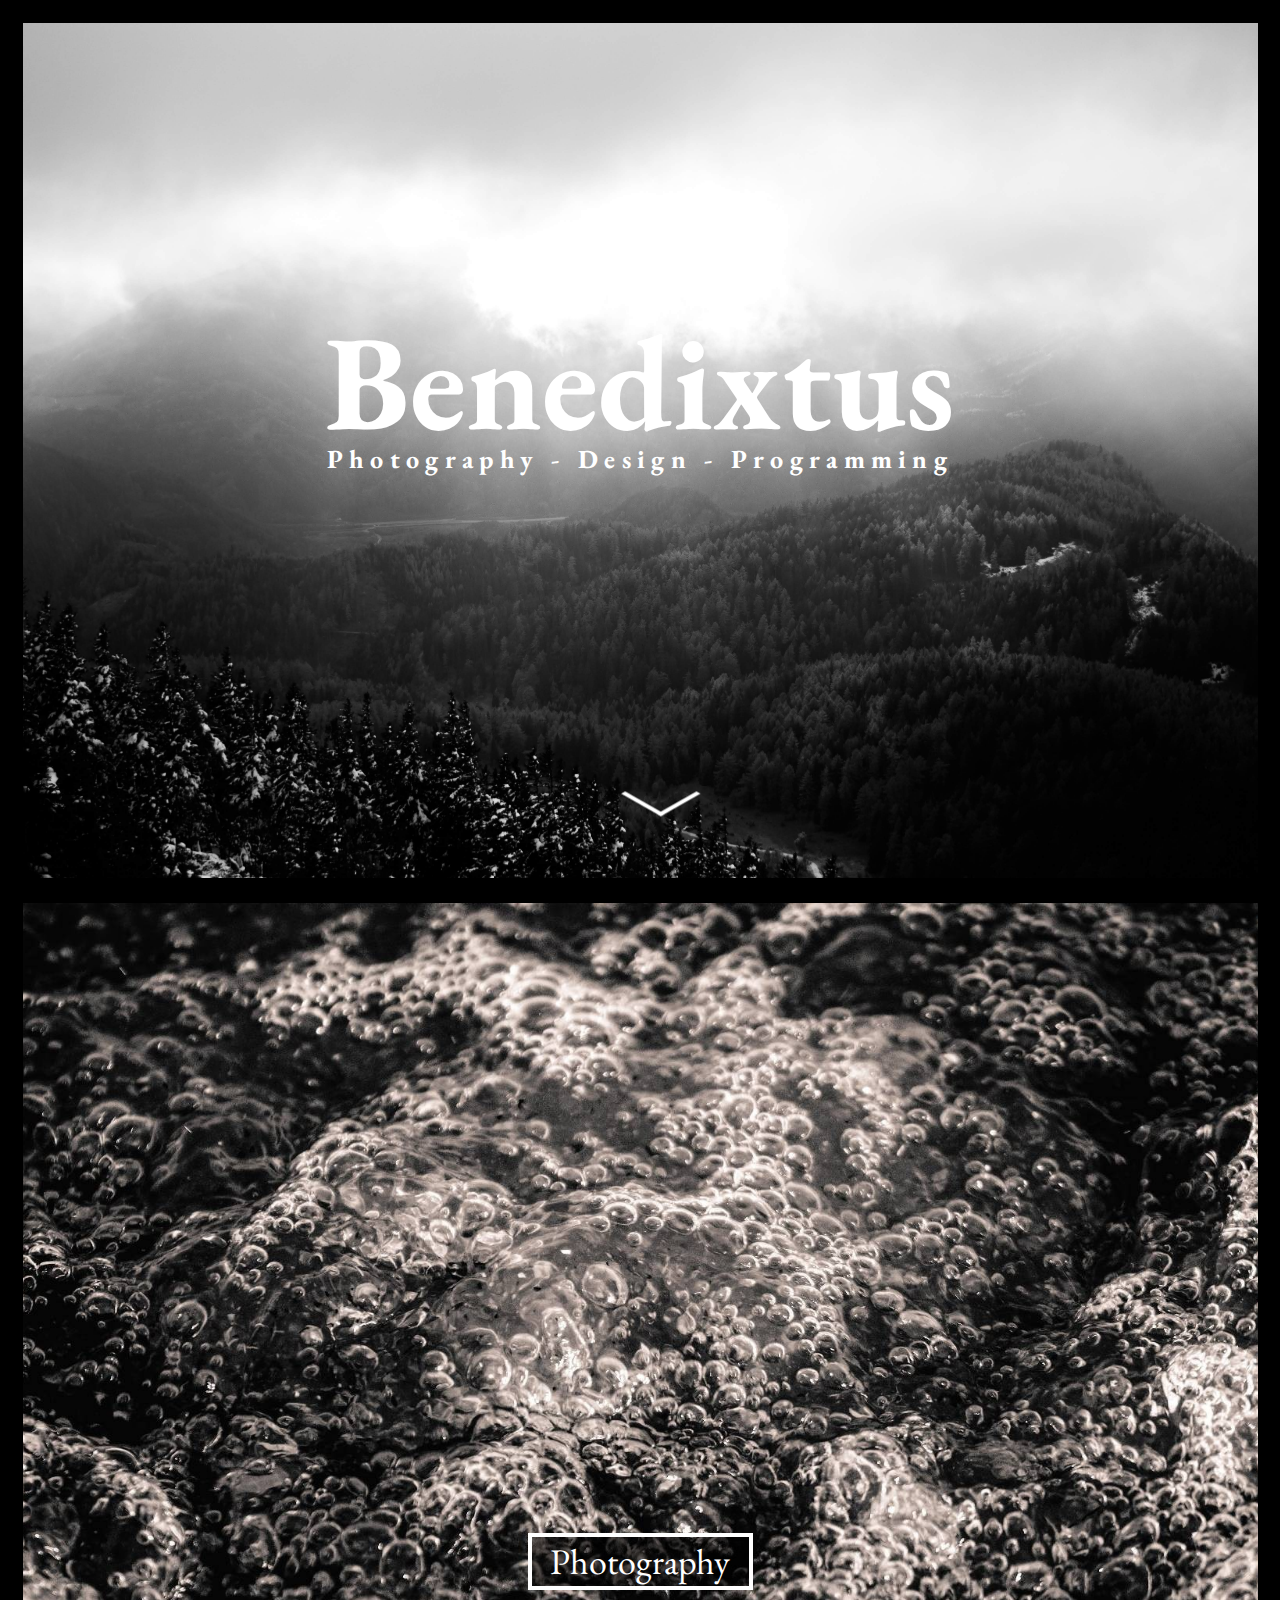
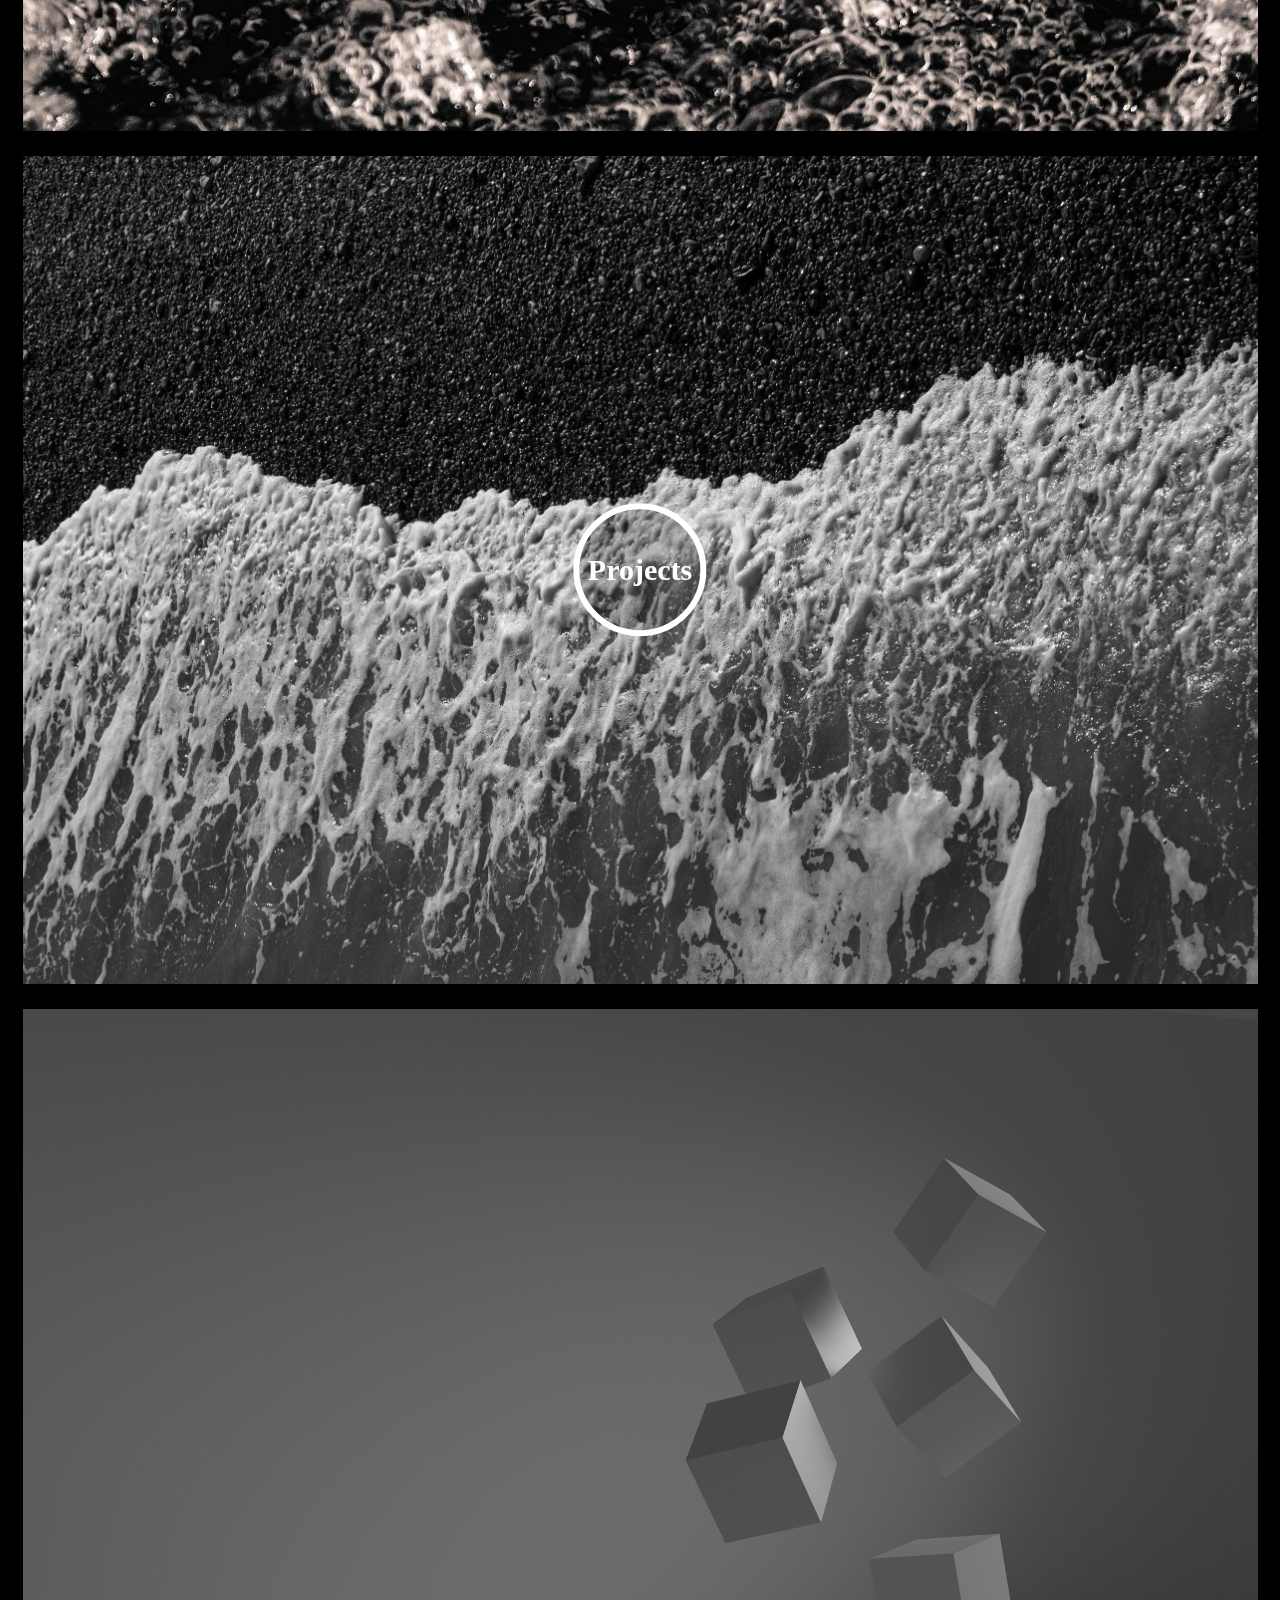
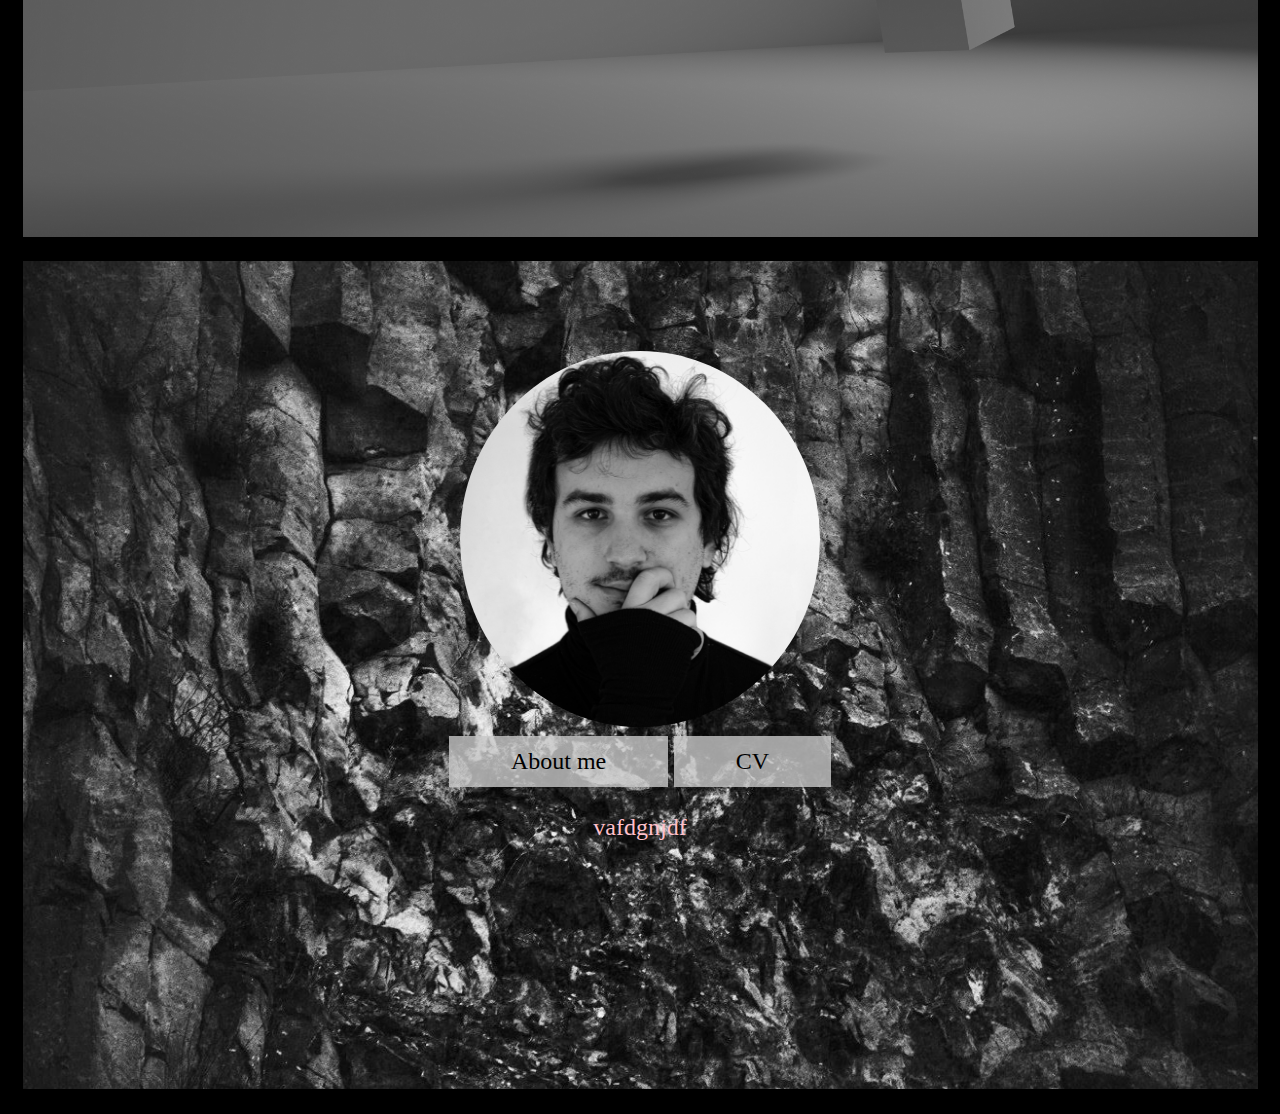
<file: public/index.html>
<!DOCTYPE html>
<html lang="en">
<head>
    <meta charset="UTF-8">
    <meta http-equiv="X-UA-Compatible" content="IE=edge">
    <meta name="viewport" content="width=device-width, initial-scale=1.0">
    <title>Benedixtus</title>
<!--  STILUSLAPOK -->
    <link rel="stylesheet" href="style/main.css">
    <link rel="stylesheet" href="style/homepage.css">
    <link rel="stylesheet" href="style/photography.css">
    <link rel="stylesheet" href="style/projects.css">
    <link rel="stylesheet" href="style/about.css">
    <link rel="stylesheet" href="style/betas.css">
    <link rel="preconnect" href="https://fonts.googleapis.com">
    <link rel="preconnect" href="https://fonts.gstatic.com" crossorigin>
    <link href="https://fonts.googleapis.com/css2?family=EB+Garamond:wght@500;700&display=swap" rel="stylesheet">
</head>

<body id="body">
<!-- KERET -->
    <div id="header"></div>
    <div id="footer"></div>
    <div id="mheader"></div>
<!-- NAVIGACIO -->   
    <div id="navbar">
        <div id="link-holder">
            <table>
            <tr>
                <td>
                    <a onclick="mozgas('homejump')">Benedixtus</a>
                </td>
                <td id="navhely">
                </td>
                <td>
                    <a onclick="gorduljle()">Photography</a>
                </td>
                <td>
                    <a onclick="projectsopen()">Projects</a>
                </td>
                <td>
                    <a onclick="mozgas('aboutjump')">About</a>
                </td>
            </tr>
            </table>
        </div>
    </div>
    <div id="mobile-nav" onclick="hahaha()">
        <div id="mobile-nav-button">
            <svg version="1.1"  x="0px" y="0px"
	 width="30px" height="30px" viewBox="0 0 24.75 24.75" style="enable-background:new 0 0 24.75 24.75;" xml:space="preserve"
	>
<g>
	<path d="M0,3.875c0-1.104,0.896-2,2-2h20.75c1.104,0,2,0.896,2,2s-0.896,2-2,2H2C0.896,5.875,0,4.979,0,3.875z M22.75,10.375H2
		c-1.104,0-2,0.896-2,2c0,1.104,0.896,2,2,2h20.75c1.104,0,2-0.896,2-2C24.75,11.271,23.855,10.375,22.75,10.375z M22.75,18.875H2
		c-1.104,0-2,0.896-2,2s0.896,2,2,2h20.75c1.104,0,2-0.896,2-2S23.855,18.875,22.75,18.875z"/>
</g>

</svg>

</div>
        <div id="mobile-nav-opened">
            <div id="mobile-nav-back"><p>BACK</p></div>
            <div id="nav-item-holder">
            <div id="mobile-nav-item" onclick="mozgas('homejump')">Benedixtus</div>
            <div id="mobile-nav-item" onclick="gorduljle()">PHOTOGRAPHY</div>
            <div id="mobile-nav-item" onclick="projectsopen()">PROJECTS</div>
            <div id="mobile-nav-item" onclick="mozgas('aboutjump')">ABOUT</div>
            <div id="mobile-nav-item">SOCIALS</div>
        </div>
        </div>
    </div>
<!-- NAVIGACIO VEGE -->

<!-- OLDAL TARTALOM -->
    <div class="content-wrapper">
<!-- HOMEPAGE -->
        <div id="homejump"></div>
        <div class="content-card homepage">
          <div class="ablak">  
          </div>
          <h1 onclick="hahaha()">Benedixtus</h1>
          <h2>Photography - Design - Programming</h2>
          <div id="arrow-holder"><div id="arrowdown" onclick="mozgas('photojump')"></div></div>
        </div>
<!-- HOMEPAGE VEGE -->

<!-- PHOTOGRAPHY -->
        <div id="photojump"></div>
        <div class="content-card photography">
            <div id="portfolio-holder" class="portfoliotarolo">
               <table>
                <tr>
                    <td></td>
                    <td></td>
                    <td>
                        <div class="portfoliocard season" onclick="window.location.href='html/season.html'"><h3><br><br><br><br><br><br>This Season</h3></div>
                    </td>
                    <td></td>
                    <td>
                        <div class="portfoliocard portfolio" onclick="window.location.href='html/portfolio.html'"><h3><br><br><br><br><br><br>Portfolio</h3></div>
                    </td>
                    <td></td>
                    <td>
                        <div class="portfoliocard dump"><h3><br><br><br><br><br><br>Style Dump</h3></div>
                    </td>
                    <td></td>
                    <td></td>
                </tr>
               </table>
               <div class="button-holder portfoliovissza" onclick="gorduljfel()">
                <div id="arrow-holder-up"><div id="arrowup"></div></div>
            </div>
            </div>
            <div class="portgomb">
            <div class="portfoliogomb">
                <button type="button" onclick="gorduljle()">Photography</button>
            </div>
            </div>
        </div>
        
<!-- PHOTOGRAPHY VEGE -->

<!-- PROJECTS -->
        <div class="content-card projects">
            <div id="projectjump"></div>
                <div id="projectstext" onclick="projectsopen()">
                    <h3>Projects</h3>
                </div>
                <div id="projectbubbleholder">
                    <div class="bubble bright" id="designbubble" style="top:50%; left: 50%" onclick="mozgas('project2jump')"><div class="szoveg"><h4>Design</h4></div><img src="photos/svg/design.svg" alt=""> </div>
                    <div class="bubble bright" id="progbubble"style="top:50%; left: 50%" onclick="mozgas('project2jump')"><div class="szoveg"> <h4>Programming</h4></div><img src="photos/svg/programming.svg" alt=""></div>
                    <div class="bubble bright" id="gitbubble"style="top:50%; left: 50%" onclick="location.href = 'https://github.com/Benedixtus';"><div class="szoveg"> <h4>GitHub</h4></div><img src="photos/svg/git.svg" alt=""> </div>
                    <div class="bubble bleft" id="blogbubble"style="top:50%; left: 50%"><div class="szoveg bal"  onclick="location.href = '/html/blog.html';"> <h4>Blog</h4></div><img src="photos/svg/blog.svg" alt=""> </div>
                    <div class="bubble bleft" id="litbubble"style="top:50%; left: 50%"><div class="szoveg bal"> <h4>Literature</h4></div><img src="photos/svg/literature.svg" alt=""> </div>
                    <div class="bubble bleft" id="artbubble"style="top:50%; left: 50%" onclick="location.href = 'https://www.deviantart.com/benedixtus';"><div class="szoveg bal"> <h4>Art</h4></div><img src="photos/svg/art.svg" alt=""> </div>

                </div>
        </div>


        <div class="content-card projects2">
            <div id="project2jump"></div>
           
        </div>
<!-- PROJECTS VEGE -->

<!-- ABOUT -->
        
        <div class="content-card about">
            <div id="aboutjump"></div>
            <img id="me" src="photos/me.jpg" alt="">
            <div id="cv">
                <div id="aboutme">About me</div>
                <div id="cv-button" onclick="cvopen()">CV</div>
                <br><br>
                <div id="interesting">Interesting</div>
                <div id="boring">Boring</div>
            </div>
            <p id="szoveg">vafdgnjdf</p>
            
           
        </div>
<!-- ABOUT VEGE -->
    </div>
<!-- Sticky notes-->
    <div id="note-1" class="note">
        <div id="note-1-title">
            <h1>Book Me!</h1>
        </div>
    </div>
    <div id="note-2" class="note"></div>
    <div id="note-3" class="note"></div>
    <div id="note-4" class="note"></div>
<!-- Sticky notes VEGE -->

<!-- OLDAL TARTALOM VEGE -->

<!-- JAVASCRIPT -->
    <script src="scripts/index.js"></script>
<!-- JAVASCRIPT VEGE -->
</body>
</html>
</file>
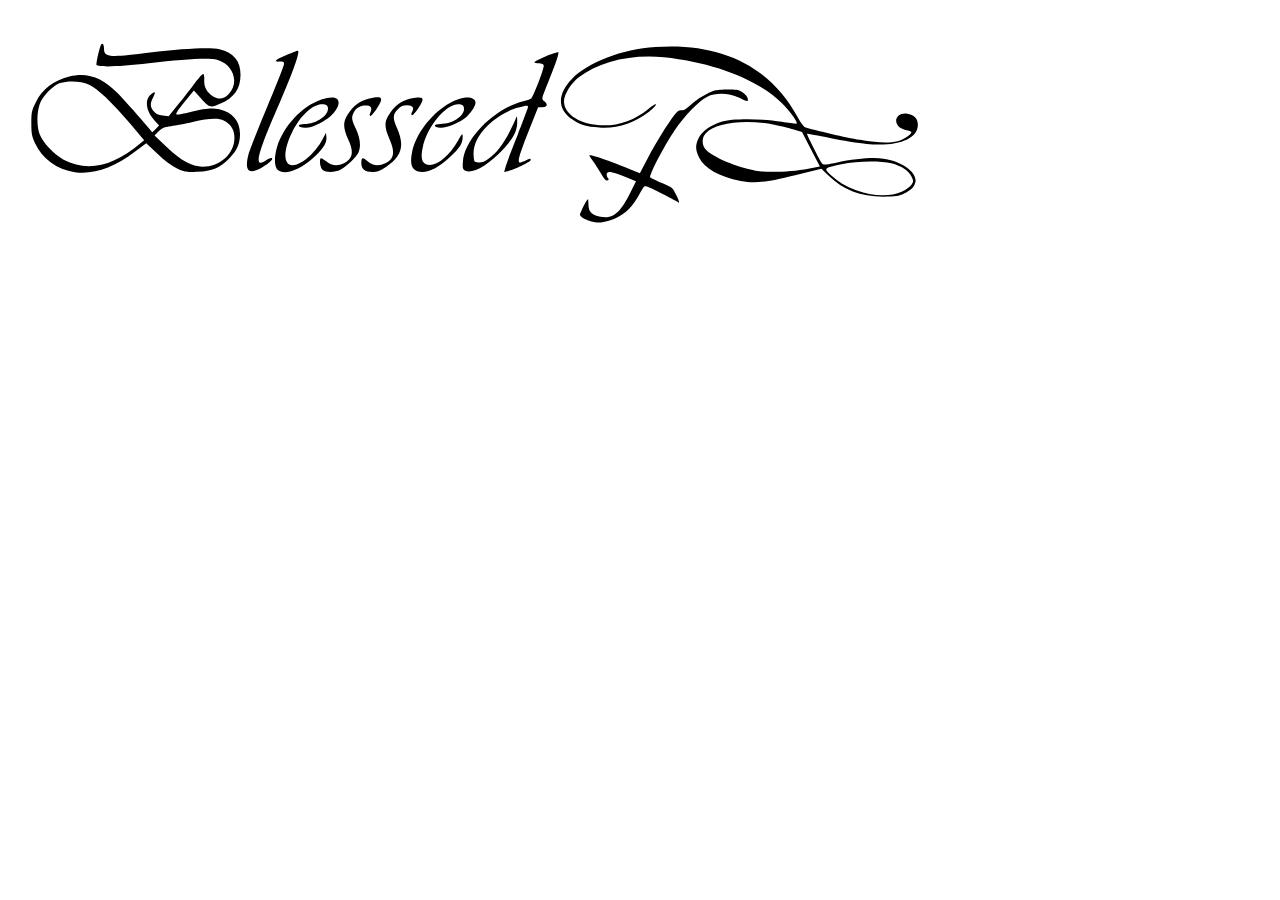
<file: public/blog/logotest.html>
<!DOCTYPE html>
<html lang="en">
<head>
    <meta charset="UTF-8">
    <meta http-equiv="X-UA-Compatible" content="IE=edge">
    <meta name="viewport" content="width=device-width, initial-scale=1.0">
    <title>Document</title>
    <style>
        g path {
            fill: white;
            transition: 1s;
        }
    </style>
</head>
<body>


    <svg version="1.0" xmlns="http://www.w3.org/2000/svg"
 width="705.000000pt" height="300.000000pt" viewBox="0 0 705.000000 300.000000"
 preserveAspectRatio="xMidYMid meet">

<g transform="translate(0.000000,300.000000) scale(0.100000,-0.100000)"
fill="black" stroke="1">
<path id="g1" d="M697 2723 c-12 -23 -39 -144 -33 -151 18 -17 184 -12 391 13 271 32
454 42 513 26 123 -34 170 -174 86 -258 -37 -38 -74 -43 -118 -14 -46 30 -67
70 -64 121 1 28 -2 45 -9 45 -6 0 -33 -30 -60 -66 -26 -36 -82 -108 -123 -158
l-75 -92 -45 4 c-32 4 -51 12 -67 32 -28 32 -29 59 -3 108 23 42 11 49 -25 12
-41 -40 -27 -121 32 -186 l36 -40 -25 -26 -26 -25 -93 108 c-52 60 -125 142
-164 182 -116 121 -232 162 -365 128 -121 -31 -203 -94 -252 -194 -30 -60 -33
-75 -33 -157 0 -76 4 -99 27 -147 56 -119 164 -199 299 -219 139 -20 288 30
450 152 l86 65 84 -79 c55 -53 105 -90 147 -110 59 -27 69 -29 155 -25 108 5
166 30 236 100 58 57 81 108 81 183 0 96 -56 163 -155 185 -55 12 -97 8 -223
-21 -46 -11 -90 -19 -98 -17 -9 2 11 33 58 91 l72 88 54 -60 c60 -68 73 -72
142 -40 109 49 153 112 154 219 0 103 -50 164 -158 191 -66 16 -272 6 -521
-25 -303 -39 -345 -36 -345 29 0 32 -12 46 -23 28z m-88 -298 c65 -31 168
-128 308 -293 l104 -123 -23 -20 c-209 -179 -403 -221 -581 -127 -74 40 -159
131 -181 194 -21 61 -20 157 1 220 20 59 101 145 153 161 65 21 160 15 219
-12z m1009 -269 c47 -24 74 -62 79 -109 14 -125 -98 -237 -238 -237 -81 0
-156 41 -269 147 l-91 86 31 32 c26 27 41 33 93 39 34 4 107 18 162 31 116 27
195 31 233 11z"/>
<path id="g9" d="M4855 2708 c-249 -16 -503 -113 -626 -240 -111 -115 -110 -228 5
-305 60 -41 101 -53 201 -60 134 -9 256 30 373 119 28 22 52 47 52 54 0 8 -23
-5 -55 -31 -103 -84 -214 -125 -335 -125 -170 0 -300 78 -300 180 0 50 51 133
111 180 151 119 392 176 639 151 372 -39 703 -167 883 -344 57 -56 122 -145
113 -154 -3 -3 -54 3 -113 13 -148 26 -376 26 -453 1 -85 -29 -146 -72 -169
-121 -27 -54 -26 -89 0 -144 42 -86 153 -149 314 -179 109 -20 177 -13 408 43
l197 48 53 -51 c113 -110 237 -158 412 -158 94 0 117 3 156 23 56 27 77 49 85
88 14 71 -102 155 -241 174 -80 11 -210 0 -354 -30 -89 -18 -95 -18 -108 -2
-15 20 -114 215 -110 218 1 1 78 -13 171 -31 93 -19 218 -39 276 -45 228 -22
384 36 384 145 0 46 -29 75 -81 82 -69 9 -107 -48 -63 -95 12 -12 39 -25 61
-28 46 -8 46 -20 -1 -51 -71 -49 -160 -54 -351 -22 -101 17 -332 70 -411 95
-9 3 -35 37 -56 77 -210 381 -569 558 -1067 525z m892 -583 c40 -8 103 -23
140 -34 l68 -21 67 -129 67 -129 -87 -17 c-122 -24 -308 -31 -396 -15 -140 25
-320 101 -373 158 -30 33 -31 90 -1 121 74 81 290 108 515 66z m878 -290 c76
-20 131 -56 152 -100 15 -31 15 -36 -1 -60 -10 -15 -43 -39 -74 -53 -141 -64
-390 -7 -525 120 -62 58 -62 58 74 87 118 25 291 27 374 6z"/>
<path id="g2" d="M2085 2646 c-82 -34 -101 -54 -46 -48 26 3 31 0 31 -18 0 -12 -56
-156 -125 -319 -69 -164 -132 -327 -142 -362 -27 -104 -5 -143 63 -114 54 23
126 77 115 88 -6 6 -21 1 -39 -12 -103 -73 -82 23 98 434 100 230 154 386 133
384 -5 0 -44 -15 -88 -33z"/>
<path id="g7" d="M4035 2639 c-49 -21 -89 -41 -87 -45 1 -4 17 -8 34 -8 22 -1 34 -6
36 -18 4 -19 -74 -227 -92 -244 -6 -6 -33 -17 -61 -23 -212 -51 -441 -278
-453 -452 -4 -51 -2 -58 18 -69 51 -27 169 39 281 157 80 85 109 141 108 209
0 44 -1 47 -11 24 -71 -162 -128 -245 -202 -298 -34 -25 -54 -32 -79 -30 -31
3 -32 4 -35 56 -4 73 31 146 106 221 60 60 166 122 232 135 19 4 43 10 53 12
10 3 17 0 17 -9 0 -7 -34 -98 -75 -202 -42 -104 -82 -210 -90 -237 l-14 -48
27 6 c46 11 172 72 172 83 0 14 -3 14 -45 -6 -19 -9 -38 -14 -41 -10 -12 12 7
72 74 242 l68 170 32 0 c38 0 44 25 12 48 -19 13 -19 16 29 134 57 141 84 220
79 231 -2 4 -43 -9 -93 -29z"/>
<path id="g8" d="M5300 2381 c-53 -17 -128 -61 -178 -106 -37 -33 -58 -46 -72 -42 -14
4 -28 -5 -49 -31 -53 -68 -140 -208 -201 -325 l-61 -117 -37 16 c-194 81 -342
132 -342 118 0 -2 15 -25 34 -51 18 -27 45 -69 60 -95 19 -32 32 -45 42 -41
11 4 12 9 5 16 -6 6 -11 19 -11 29 0 32 40 24 183 -36 l37 -16 -39 -78 c-79
-157 -126 -198 -213 -190 -68 7 -103 35 -104 84 -1 22 -2 44 -3 49 -3 14 -60
-96 -61 -116 0 -19 58 -48 115 -56 30 -4 65 1 113 16 86 26 151 81 205 172 20
35 41 70 46 78 7 10 32 1 122 -44 63 -31 120 -62 127 -67 22 -19 20 -4 -7 51
-25 52 -30 56 -106 88 -44 19 -84 38 -88 42 -12 12 101 232 182 352 74 112
181 222 246 254 62 31 165 28 236 -7 68 -34 71 -34 67 -6 -2 12 -18 33 -37 45
-28 19 -46 23 -110 22 -42 0 -87 -4 -101 -8z"/>
<path id="g3" d="M2350 2313 c-146 -51 -284 -199 -332 -356 -24 -80 -21 -153 8 -174
52 -38 160 0 262 92 76 69 104 114 100 157 l-3 33 -28 -54 c-54 -101 -157
-190 -223 -191 -70 -1 -72 111 -3 249 67 137 172 225 245 207 17 -5 24 -13 24
-30 0 -56 -90 -116 -174 -116 -60 0 -59 -24 1 -28 57 -4 176 58 220 116 70 92
23 137 -97 95z"/>
<path id="g4" d="M2710 2321 c-70 -14 -124 -57 -169 -131 -29 -48 -26 -97 9 -172 46
-96 37 -148 -30 -183 -47 -24 -95 -19 -133 15 -19 16 -37 27 -41 23 -13 -13
-5 -70 12 -86 24 -22 93 -22 134 -1 41 21 116 92 134 125 23 45 17 110 -16
181 -34 71 -36 88 -16 126 19 36 54 54 97 50 35 -3 42 -19 24 -60 -4 -11 -3
-18 4 -18 6 0 29 28 51 62 49 78 39 89 -60 69z"/>
<path id="g5" d="M3020 2321 c-70 -14 -124 -57 -169 -131 -29 -48 -26 -89 9 -170 45
-102 37 -150 -30 -185 -47 -24 -95 -19 -133 15 -38 33 -47 31 -47 -15 0 -44
26 -65 82 -65 37 0 58 8 103 38 118 80 141 158 84 288 -36 81 -34 106 7 147
20 20 37 27 66 27 43 0 56 -16 39 -49 -7 -13 -8 -22 -1 -26 5 -3 28 22 50 56
50 78 40 90 -60 70z"/>
<path id="g6" d="M3377 2316 c-160 -57 -312 -233 -347 -399 -20 -100 4 -147 77 -147
60 0 128 37 208 112 74 69 95 102 95 150 0 32 -2 31 -36 -30 -70 -124 -177
-202 -239 -174 -32 15 -40 51 -26 119 34 173 191 353 287 329 18 -5 24 -13 24
-34 0 -55 -89 -112 -176 -112 -56 0 -57 -23 0 -28 42 -4 154 43 194 81 31 29
58 67 66 93 15 48 -48 68 -127 40z"/>
<path id="g10" d="M542 1551 c-115 -40 -145 -114 -75 -184 20 -20 61 -47 92 -59 79 -32
272 -31 416 1 55 12 111 24 125 27 22 5 30 -3 66 -63 51 -82 87 -154 81 -159
-2 -2 -83 10 -180 26 -304 51 -453 50 -557 -3 -83 -43 -114 -124 -65 -172 27
-28 89 -34 119 -12 41 30 7 107 -48 107 -11 0 -28 5 -36 10 -23 14 23 56 83
76 94 31 340 5 614 -64 l106 -27 51 -82 c165 -267 381 -417 681 -473 114 -21
311 -24 433 -6 143 21 337 81 425 130 99 55 207 146 299 252 45 51 83 92 85
90 2 -2 15 -57 29 -122 27 -129 33 -228 15 -261 -8 -16 -8 -24 0 -29 6 -3 14
-2 18 3 22 34 405 493 408 490 2 -2 -5 -42 -16 -88 -23 -98 -57 -290 -67 -371
l-6 -56 83 32 c46 18 92 36 102 39 35 13 17 27 -28 20 -37 -5 -46 -3 -52 13
-8 21 30 258 63 393 52 209 146 331 256 331 46 0 62 -13 56 -44 -4 -17 -1 -26
8 -26 8 0 22 29 34 68 11 37 23 76 26 86 6 17 2 18 -36 12 -71 -11 -150 -57
-220 -127 -36 -36 -171 -194 -300 -352 l-235 -286 -8 47 c-4 26 -21 109 -39
185 l-32 138 23 37 c68 113 106 207 109 273 5 80 -8 109 -47 109 -85 0 -164
-187 -159 -376 l2 -101 -52 -65 c-169 -213 -368 -328 -567 -328 -226 0 -390
127 -403 312 -9 123 34 211 126 261 148 81 351 23 568 -162 l58 -49 65 33 c76
39 108 61 100 69 -3 4 -22 -1 -42 -9 -60 -25 -78 -19 -177 56 -110 82 -167
113 -247 134 -72 19 -141 19 -221 0 -81 -19 -114 -37 -175 -93 -60 -57 -82
-99 -97 -184 -28 -160 45 -303 196 -385 67 -37 64 -38 -87 -23 -368 38 -684
159 -856 329 -44 43 -113 131 -113 143 0 2 53 -4 118 -14 149 -22 328 -23 407
-3 222 57 297 194 178 326 -66 73 -153 109 -306 129 -102 13 -170 3 -397 -59
l-183 -50 -61 55 c-106 96 -238 144 -396 144 -56 -1 -103 -7 -138 -19z m313
-21 c39 -12 93 -35 120 -50 49 -29 125 -95 125 -110 0 -10 -133 -46 -220 -60
-122 -19 -266 -8 -335 27 -50 26 -95 74 -95 104 0 45 59 88 155 113 40 10 182
-3 250 -24z m862 -150 c189 -48 316 -123 316 -187 0 -65 -64 -115 -183 -144
-83 -20 -286 -16 -400 8 -159 34 -159 34 -230 167 -34 63 -62 119 -63 123 -2
10 129 39 233 52 99 13 231 5 327 -19z m1679 3 c9 -34 -16 -133 -53 -216 -25
-55 -27 -57 -36 -36 -14 39 -3 199 17 242 23 47 62 52 72 10z"/>
<path id="g15" d="M5810 1434 c-124 -33 -257 -139 -312 -248 -37 -75 -62 -103 -99 -111
-38 -9 -37 -25 1 -25 17 0 30 -4 30 -9 0 -5 -30 -96 -66 -203 -109 -317 -175
-472 -229 -536 -40 -48 -104 -74 -172 -71 -47 2 -59 0 -61 -13 -4 -21 35 -48
71 -48 91 0 196 109 277 288 22 48 42 77 56 82 16 6 31 36 62 122 23 62 64
174 90 248 l49 135 57 3 c41 2 56 7 56 17 0 11 -13 15 -50 15 -27 0 -50 3 -50
6 0 18 91 194 115 222 43 51 96 74 163 70 l57 -3 -2 -42 c-1 -24 2 -43 7 -43
10 0 50 103 50 130 0 11 -4 20 -9 20 -5 0 -15 2 -23 4 -7 3 -38 -2 -68 -10z"/>
<path id="g19" d="M6765 1405 c-44 -19 -81 -39 -84 -46 -2 -8 4 -10 19 -6 31 8 50 -2
49 -27 0 -11 -19 -70 -43 -130 l-43 -109 -59 -17 c-180 -50 -346 -181 -424
-335 -36 -72 -50 -155 -30 -180 19 -23 67 -18 129 15 150 80 296 271 274 358
-5 20 -14 7 -56 -79 -39 -82 -63 -117 -116 -170 -101 -101 -161 -105 -161 -10
0 128 142 285 310 341 119 40 119 45 23 -197 -46 -116 -86 -226 -90 -244 -6
-31 -5 -32 23 -25 51 12 176 75 169 86 -4 6 -16 5 -35 -5 -16 -8 -37 -15 -46
-15 -25 0 -15 36 67 242 l71 179 29 -6 c34 -8 40 14 11 43 -17 16 -15 23 40
163 59 150 77 210 62 208 -5 0 -45 -16 -89 -34z"/>
<path id="g14" d="M5296 1267 c-23 -17 -18 -60 7 -65 39 -8 68 58 31 72 -20 8 -17 8
-38 -7z"/>
<path id="g17" d="M5812 1273 c-18 -7 -33 -39 -26 -57 7 -19 45 -21 62 -4 17 17 15 55
-4 62 -9 3 -16 6 -17 5 -1 0 -8 -3 -15 -6z"/>
<path id="g12" d="M4971 1166 c-26 -59 -59 -80 -115 -74 -62 7 -97 -11 -187 -99 -44
-42 -79 -75 -79 -72 0 2 9 33 20 67 11 35 20 74 20 87 0 22 -4 21 -85 -27 -47
-28 -85 -55 -85 -60 0 -6 7 -7 15 -4 8 3 22 9 30 12 42 17 23 -66 -70 -309
-30 -77 -53 -142 -51 -144 2 -2 20 2 41 9 36 12 39 17 71 108 49 138 88 212
146 275 60 66 93 85 147 85 35 0 41 4 47 25 5 22 12 25 50 25 l43 0 -50 -112
c-124 -278 -142 -324 -143 -363 l-1 -40 43 -3 c32 -2 60 5 108 27 35 16 64 35
64 40 0 14 -10 13 -40 -4 -14 -8 -40 -14 -57 -15 -29 0 -33 3 -33 27 0 14 42
120 93 235 l92 208 47 0 c26 0 50 5 53 10 4 6 -12 10 -40 10 -43 0 -46 1 -39
23 3 12 13 34 20 49 21 40 17 48 -21 48 -31 0 -36 -4 -54 -44z"/>
<path id="g13" d="M5185 1065 c-43 -18 -81 -38 -83 -45 -3 -9 1 -11 13 -7 9 4 28 10 42
14 25 6 26 4 21 -28 -3 -19 -36 -101 -73 -184 -63 -141 -102 -266 -84 -273 12
-5 159 59 159 69 0 5 -14 8 -32 7 -23 -2 -33 2 -36 13 -2 10 25 79 59 155 88
200 126 316 102 313 -5 0 -44 -16 -88 -34z"/>
<path id="g16" d="M5687 1063 c-53 -21 -85 -39 -79 -45 5 -5 20 -5 36 2 65 24 62 7 -28
-197 -59 -136 -96 -242 -96 -278 0 -10 24 -4 95 26 79 34 99 56 40 45 -31 -6
-35 -4 -35 14 0 11 33 98 74 193 86 201 111 278 89 277 -5 -1 -48 -17 -96 -37z"/>
<path id="g11" d="M4331 1074 c-203 -55 -387 -246 -398 -413 -4 -57 -2 -69 16 -88 12
-13 33 -26 48 -29 88 -23 299 131 369 268 33 65 33 130 -1 163 -30 30 -46 31
-102 4 -50 -24 -93 -75 -93 -110 1 -23 1 -23 12 -4 19 34 71 85 88 85 77 0 38
-163 -67 -280 -51 -57 -89 -80 -131 -80 -75 0 -84 102 -19 233 69 141 152 198
295 205 83 5 83 5 80 31 -4 32 -24 35 -97 15z"/>
<path id="g18" d="M6073 1066 c-171 -80 -300 -256 -311 -421 -4 -69 -3 -73 23 -93 37
-29 68 -28 140 7 106 50 225 177 225 241 0 32 -13 23 -40 -27 -32 -61 -111
-147 -154 -167 -40 -19 -87 -21 -104 -4 -20 20 -14 112 11 180 40 110 128 224
194 249 39 15 90 11 97 -7 22 -58 -112 -147 -195 -130 -22 4 -27 2 -22 -9 9
-25 45 -27 105 -6 109 38 204 126 196 183 -3 20 -9 23 -58 26 -41 2 -68 -4
-107 -22z"/>
</g>
</svg>

<script>
    megjelenit();
    function megjelenit() {
        for (let i = 0; i < 19; i++){
            setTimeout(() => {
                console.log(i);
                var j = "g" + (i+1);
                document.getElementById(j).style.fill = "black";
                }, i * 80);
        }
        
        //document.getElementById(j).style.fill = "black";
    }
</script>
</body>
</html>
</file>
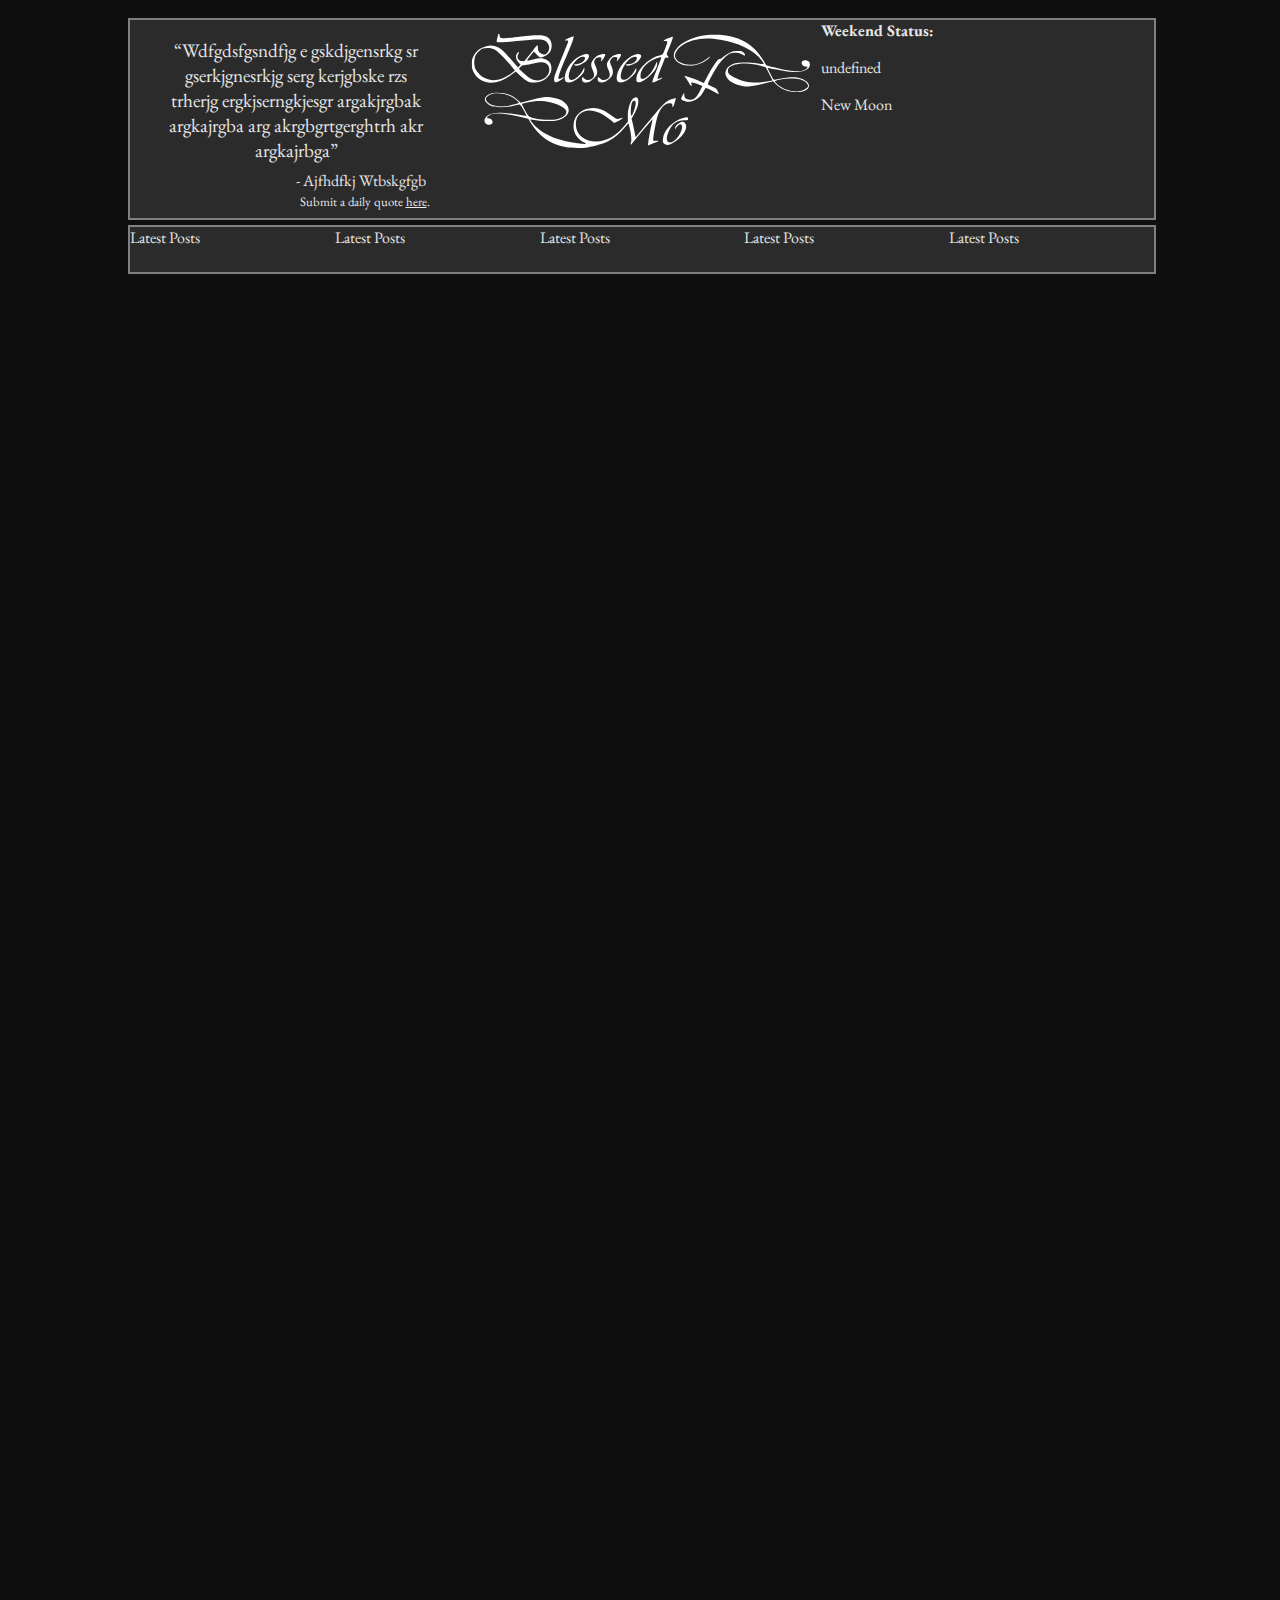
<file: public/html/blog.html>
<!DOCTYPE html>
<html lang="en">
<head>
    <meta charset="UTF-8">
    <meta http-equiv="X-UA-Compatible" content="IE=edge">
    <meta name="viewport" content="width=device-width, initial-scale=1.0">
    <title>Blessed & Mortfified    </title>
    <link rel="stylesheet" href="../style/blog.css">
    <link rel="preconnect" href="https://fonts.googleapis.com">
    <link rel="preconnect" href="https://fonts.gstatic.com" crossorigin>
    <link href="https://fonts.googleapis.com/css2?family=EB+Garamond:wght@500&display=swap" rel="stylesheet">
</head>
<body> 
        <div id="header">
            <div>
                <p id="quote" >“Wdfgdsfgsndfjg e gskdjgensrkg sr gserkjgnesrkjg serg kerjgbske rzs trherjg ergkjserngkjesgr argakjrgbak argkajrgba arg akrgbgrtgerghtrh akr argkajrbga”</p>
                <p id="author">- Ajfhdfkj Wtbskgfgb</p>
                <p>Submit a daily quote <a href="https://forms.gle/eB3Z61KHJAQeNVyP7" style="text-decoration: underline;color: #e6e6e6;" >here</a>.</p>
            </div>
            <div>

                <svg id="logosvg" version="1.0" xmlns="http://www.w3.org/2000/svg"
                    width="28vw" height="11.914893617vw" viewBox="0 0 705.000000 300.000000"
                    preserveAspectRatio="xMidYMid meet">

                    <g transform="translate(0.000000,300.000000) scale(0.100000,-0.100000)"
                    fill="black" stroke="1">
                    <path id="g1" d="M697 2723 c-12 -23 -39 -144 -33 -151 18 -17 184 -12 391 13 271 32
                    454 42 513 26 123 -34 170 -174 86 -258 -37 -38 -74 -43 -118 -14 -46 30 -67
                    70 -64 121 1 28 -2 45 -9 45 -6 0 -33 -30 -60 -66 -26 -36 -82 -108 -123 -158
                    l-75 -92 -45 4 c-32 4 -51 12 -67 32 -28 32 -29 59 -3 108 23 42 11 49 -25 12
                    -41 -40 -27 -121 32 -186 l36 -40 -25 -26 -26 -25 -93 108 c-52 60 -125 142
                    -164 182 -116 121 -232 162 -365 128 -121 -31 -203 -94 -252 -194 -30 -60 -33
                    -75 -33 -157 0 -76 4 -99 27 -147 56 -119 164 -199 299 -219 139 -20 288 30
                    450 152 l86 65 84 -79 c55 -53 105 -90 147 -110 59 -27 69 -29 155 -25 108 5
                    166 30 236 100 58 57 81 108 81 183 0 96 -56 163 -155 185 -55 12 -97 8 -223
                    -21 -46 -11 -90 -19 -98 -17 -9 2 11 33 58 91 l72 88 54 -60 c60 -68 73 -72
                    142 -40 109 49 153 112 154 219 0 103 -50 164 -158 191 -66 16 -272 6 -521
                    -25 -303 -39 -345 -36 -345 29 0 32 -12 46 -23 28z m-88 -298 c65 -31 168
                    -128 308 -293 l104 -123 -23 -20 c-209 -179 -403 -221 -581 -127 -74 40 -159
                    131 -181 194 -21 61 -20 157 1 220 20 59 101 145 153 161 65 21 160 15 219
                    -12z m1009 -269 c47 -24 74 -62 79 -109 14 -125 -98 -237 -238 -237 -81 0
                    -156 41 -269 147 l-91 86 31 32 c26 27 41 33 93 39 34 4 107 18 162 31 116 27
                    195 31 233 11z"/>
                    <path id="g9" d="M4855 2708 c-249 -16 -503 -113 -626 -240 -111 -115 -110 -228 5
                    -305 60 -41 101 -53 201 -60 134 -9 256 30 373 119 28 22 52 47 52 54 0 8 -23
                    -5 -55 -31 -103 -84 -214 -125 -335 -125 -170 0 -300 78 -300 180 0 50 51 133
                    111 180 151 119 392 176 639 151 372 -39 703 -167 883 -344 57 -56 122 -145
                    113 -154 -3 -3 -54 3 -113 13 -148 26 -376 26 -453 1 -85 -29 -146 -72 -169
                    -121 -27 -54 -26 -89 0 -144 42 -86 153 -149 314 -179 109 -20 177 -13 408 43
                    l197 48 53 -51 c113 -110 237 -158 412 -158 94 0 117 3 156 23 56 27 77 49 85
                    88 14 71 -102 155 -241 174 -80 11 -210 0 -354 -30 -89 -18 -95 -18 -108 -2
                    -15 20 -114 215 -110 218 1 1 78 -13 171 -31 93 -19 218 -39 276 -45 228 -22
                    384 36 384 145 0 46 -29 75 -81 82 -69 9 -107 -48 -63 -95 12 -12 39 -25 61
                    -28 46 -8 46 -20 -1 -51 -71 -49 -160 -54 -351 -22 -101 17 -332 70 -411 95
                    -9 3 -35 37 -56 77 -210 381 -569 558 -1067 525z m892 -583 c40 -8 103 -23
                    140 -34 l68 -21 67 -129 67 -129 -87 -17 c-122 -24 -308 -31 -396 -15 -140 25
                    -320 101 -373 158 -30 33 -31 90 -1 121 74 81 290 108 515 66z m878 -290 c76
                    -20 131 -56 152 -100 15 -31 15 -36 -1 -60 -10 -15 -43 -39 -74 -53 -141 -64
                    -390 -7 -525 120 -62 58 -62 58 74 87 118 25 291 27 374 6z"/>
                    <path id="g2" d="M2085 2646 c-82 -34 -101 -54 -46 -48 26 3 31 0 31 -18 0 -12 -56
                    -156 -125 -319 -69 -164 -132 -327 -142 -362 -27 -104 -5 -143 63 -114 54 23
                    126 77 115 88 -6 6 -21 1 -39 -12 -103 -73 -82 23 98 434 100 230 154 386 133
                    384 -5 0 -44 -15 -88 -33z"/>
                    <path id="g7" d="M4035 2639 c-49 -21 -89 -41 -87 -45 1 -4 17 -8 34 -8 22 -1 34 -6
                    36 -18 4 -19 -74 -227 -92 -244 -6 -6 -33 -17 -61 -23 -212 -51 -441 -278
                    -453 -452 -4 -51 -2 -58 18 -69 51 -27 169 39 281 157 80 85 109 141 108 209
                    0 44 -1 47 -11 24 -71 -162 -128 -245 -202 -298 -34 -25 -54 -32 -79 -30 -31
                    3 -32 4 -35 56 -4 73 31 146 106 221 60 60 166 122 232 135 19 4 43 10 53 12
                    10 3 17 0 17 -9 0 -7 -34 -98 -75 -202 -42 -104 -82 -210 -90 -237 l-14 -48
                    27 6 c46 11 172 72 172 83 0 14 -3 14 -45 -6 -19 -9 -38 -14 -41 -10 -12 12 7
                    72 74 242 l68 170 32 0 c38 0 44 25 12 48 -19 13 -19 16 29 134 57 141 84 220
                    79 231 -2 4 -43 -9 -93 -29z"/>
                    <path id="g8" d="M5300 2381 c-53 -17 -128 -61 -178 -106 -37 -33 -58 -46 -72 -42 -14
                    4 -28 -5 -49 -31 -53 -68 -140 -208 -201 -325 l-61 -117 -37 16 c-194 81 -342
                    132 -342 118 0 -2 15 -25 34 -51 18 -27 45 -69 60 -95 19 -32 32 -45 42 -41
                    11 4 12 9 5 16 -6 6 -11 19 -11 29 0 32 40 24 183 -36 l37 -16 -39 -78 c-79
                    -157 -126 -198 -213 -190 -68 7 -103 35 -104 84 -1 22 -2 44 -3 49 -3 14 -60
                    -96 -61 -116 0 -19 58 -48 115 -56 30 -4 65 1 113 16 86 26 151 81 205 172 20
                    35 41 70 46 78 7 10 32 1 122 -44 63 -31 120 -62 127 -67 22 -19 20 -4 -7 51
                    -25 52 -30 56 -106 88 -44 19 -84 38 -88 42 -12 12 101 232 182 352 74 112
                    181 222 246 254 62 31 165 28 236 -7 68 -34 71 -34 67 -6 -2 12 -18 33 -37 45
                    -28 19 -46 23 -110 22 -42 0 -87 -4 -101 -8z"/>
                    <path id="g3" d="M2350 2313 c-146 -51 -284 -199 -332 -356 -24 -80 -21 -153 8 -174
                    52 -38 160 0 262 92 76 69 104 114 100 157 l-3 33 -28 -54 c-54 -101 -157
                    -190 -223 -191 -70 -1 -72 111 -3 249 67 137 172 225 245 207 17 -5 24 -13 24
                    -30 0 -56 -90 -116 -174 -116 -60 0 -59 -24 1 -28 57 -4 176 58 220 116 70 92
                    23 137 -97 95z"/>
                    <path id="g4" d="M2710 2321 c-70 -14 -124 -57 -169 -131 -29 -48 -26 -97 9 -172 46
                    -96 37 -148 -30 -183 -47 -24 -95 -19 -133 15 -19 16 -37 27 -41 23 -13 -13
                    -5 -70 12 -86 24 -22 93 -22 134 -1 41 21 116 92 134 125 23 45 17 110 -16
                    181 -34 71 -36 88 -16 126 19 36 54 54 97 50 35 -3 42 -19 24 -60 -4 -11 -3
                    -18 4 -18 6 0 29 28 51 62 49 78 39 89 -60 69z"/>
                    <path id="g5" d="M3020 2321 c-70 -14 -124 -57 -169 -131 -29 -48 -26 -89 9 -170 45
                    -102 37 -150 -30 -185 -47 -24 -95 -19 -133 15 -38 33 -47 31 -47 -15 0 -44
                    26 -65 82 -65 37 0 58 8 103 38 118 80 141 158 84 288 -36 81 -34 106 7 147
                    20 20 37 27 66 27 43 0 56 -16 39 -49 -7 -13 -8 -22 -1 -26 5 -3 28 22 50 56
                    50 78 40 90 -60 70z"/>
                    <path id="g6" d="M3377 2316 c-160 -57 -312 -233 -347 -399 -20 -100 4 -147 77 -147
                    60 0 128 37 208 112 74 69 95 102 95 150 0 32 -2 31 -36 -30 -70 -124 -177
                    -202 -239 -174 -32 15 -40 51 -26 119 34 173 191 353 287 329 18 -5 24 -13 24
                    -34 0 -55 -89 -112 -176 -112 -56 0 -57 -23 0 -28 42 -4 154 43 194 81 31 29
                    58 67 66 93 15 48 -48 68 -127 40z"/>
                    <path id="g10" d="M542 1551 c-115 -40 -145 -114 -75 -184 20 -20 61 -47 92 -59 79 -32
                    272 -31 416 1 55 12 111 24 125 27 22 5 30 -3 66 -63 51 -82 87 -154 81 -159
                    -2 -2 -83 10 -180 26 -304 51 -453 50 -557 -3 -83 -43 -114 -124 -65 -172 27
                    -28 89 -34 119 -12 41 30 7 107 -48 107 -11 0 -28 5 -36 10 -23 14 23 56 83
                    76 94 31 340 5 614 -64 l106 -27 51 -82 c165 -267 381 -417 681 -473 114 -21
                    311 -24 433 -6 143 21 337 81 425 130 99 55 207 146 299 252 45 51 83 92 85
                    90 2 -2 15 -57 29 -122 27 -129 33 -228 15 -261 -8 -16 -8 -24 0 -29 6 -3 14
                    -2 18 3 22 34 405 493 408 490 2 -2 -5 -42 -16 -88 -23 -98 -57 -290 -67 -371
                    l-6 -56 83 32 c46 18 92 36 102 39 35 13 17 27 -28 20 -37 -5 -46 -3 -52 13
                    -8 21 30 258 63 393 52 209 146 331 256 331 46 0 62 -13 56 -44 -4 -17 -1 -26
                    8 -26 8 0 22 29 34 68 11 37 23 76 26 86 6 17 2 18 -36 12 -71 -11 -150 -57
                    -220 -127 -36 -36 -171 -194 -300 -352 l-235 -286 -8 47 c-4 26 -21 109 -39
                    185 l-32 138 23 37 c68 113 106 207 109 273 5 80 -8 109 -47 109 -85 0 -164
                    -187 -159 -376 l2 -101 -52 -65 c-169 -213 -368 -328 -567 -328 -226 0 -390
                    127 -403 312 -9 123 34 211 126 261 148 81 351 23 568 -162 l58 -49 65 33 c76
                    39 108 61 100 69 -3 4 -22 -1 -42 -9 -60 -25 -78 -19 -177 56 -110 82 -167
                    113 -247 134 -72 19 -141 19 -221 0 -81 -19 -114 -37 -175 -93 -60 -57 -82
                    -99 -97 -184 -28 -160 45 -303 196 -385 67 -37 64 -38 -87 -23 -368 38 -684
                    159 -856 329 -44 43 -113 131 -113 143 0 2 53 -4 118 -14 149 -22 328 -23 407
                    -3 222 57 297 194 178 326 -66 73 -153 109 -306 129 -102 13 -170 3 -397 -59
                    l-183 -50 -61 55 c-106 96 -238 144 -396 144 -56 -1 -103 -7 -138 -19z m313
                    -21 c39 -12 93 -35 120 -50 49 -29 125 -95 125 -110 0 -10 -133 -46 -220 -60
                    -122 -19 -266 -8 -335 27 -50 26 -95 74 -95 104 0 45 59 88 155 113 40 10 182
                    -3 250 -24z m862 -150 c189 -48 316 -123 316 -187 0 -65 -64 -115 -183 -144
                    -83 -20 -286 -16 -400 8 -159 34 -159 34 -230 167 -34 63 -62 119 -63 123 -2
                    10 129 39 233 52 99 13 231 5 327 -19z m1679 3 c9 -34 -16 -133 -53 -216 -25
                    -55 -27 -57 -36 -36 -14 39 -3 199 17 242 23 47 62 52 72 10z"/>
                    <path id="g15" d="M5810 1434 c-124 -33 -257 -139 -312 -248 -37 -75 -62 -103 -99 -111
                    -38 -9 -37 -25 1 -25 17 0 30 -4 30 -9 0 -5 -30 -96 -66 -203 -109 -317 -175
                    -472 -229 -536 -40 -48 -104 -74 -172 -71 -47 2 -59 0 -61 -13 -4 -21 35 -48
                    71 -48 91 0 196 109 277 288 22 48 42 77 56 82 16 6 31 36 62 122 23 62 64
                    174 90 248 l49 135 57 3 c41 2 56 7 56 17 0 11 -13 15 -50 15 -27 0 -50 3 -50
                    6 0 18 91 194 115 222 43 51 96 74 163 70 l57 -3 -2 -42 c-1 -24 2 -43 7 -43
                    10 0 50 103 50 130 0 11 -4 20 -9 20 -5 0 -15 2 -23 4 -7 3 -38 -2 -68 -10z"/>
                    <path id="g19" d="M6765 1405 c-44 -19 -81 -39 -84 -46 -2 -8 4 -10 19 -6 31 8 50 -2
                    49 -27 0 -11 -19 -70 -43 -130 l-43 -109 -59 -17 c-180 -50 -346 -181 -424
                    -335 -36 -72 -50 -155 -30 -180 19 -23 67 -18 129 15 150 80 296 271 274 358
                    -5 20 -14 7 -56 -79 -39 -82 -63 -117 -116 -170 -101 -101 -161 -105 -161 -10
                    0 128 142 285 310 341 119 40 119 45 23 -197 -46 -116 -86 -226 -90 -244 -6
                    -31 -5 -32 23 -25 51 12 176 75 169 86 -4 6 -16 5 -35 -5 -16 -8 -37 -15 -46
                    -15 -25 0 -15 36 67 242 l71 179 29 -6 c34 -8 40 14 11 43 -17 16 -15 23 40
                    163 59 150 77 210 62 208 -5 0 -45 -16 -89 -34z"/>
                    <path id="g14" d="M5296 1267 c-23 -17 -18 -60 7 -65 39 -8 68 58 31 72 -20 8 -17 8
                    -38 -7z"/>
                    <path id="g17" d="M5812 1273 c-18 -7 -33 -39 -26 -57 7 -19 45 -21 62 -4 17 17 15 55
                    -4 62 -9 3 -16 6 -17 5 -1 0 -8 -3 -15 -6z"/>
                    <path id="g12" d="M4971 1166 c-26 -59 -59 -80 -115 -74 -62 7 -97 -11 -187 -99 -44
                    -42 -79 -75 -79 -72 0 2 9 33 20 67 11 35 20 74 20 87 0 22 -4 21 -85 -27 -47
                    -28 -85 -55 -85 -60 0 -6 7 -7 15 -4 8 3 22 9 30 12 42 17 23 -66 -70 -309
                    -30 -77 -53 -142 -51 -144 2 -2 20 2 41 9 36 12 39 17 71 108 49 138 88 212
                    146 275 60 66 93 85 147 85 35 0 41 4 47 25 5 22 12 25 50 25 l43 0 -50 -112
                    c-124 -278 -142 -324 -143 -363 l-1 -40 43 -3 c32 -2 60 5 108 27 35 16 64 35
                    64 40 0 14 -10 13 -40 -4 -14 -8 -40 -14 -57 -15 -29 0 -33 3 -33 27 0 14 42
                    120 93 235 l92 208 47 0 c26 0 50 5 53 10 4 6 -12 10 -40 10 -43 0 -46 1 -39
                    23 3 12 13 34 20 49 21 40 17 48 -21 48 -31 0 -36 -4 -54 -44z"/>
                    <path id="g13" d="M5185 1065 c-43 -18 -81 -38 -83 -45 -3 -9 1 -11 13 -7 9 4 28 10 42
                    14 25 6 26 4 21 -28 -3 -19 -36 -101 -73 -184 -63 -141 -102 -266 -84 -273 12
                    -5 159 59 159 69 0 5 -14 8 -32 7 -23 -2 -33 2 -36 13 -2 10 25 79 59 155 88
                    200 126 316 102 313 -5 0 -44 -16 -88 -34z"/>
                    <path id="g16" d="M5687 1063 c-53 -21 -85 -39 -79 -45 5 -5 20 -5 36 2 65 24 62 7 -28
                    -197 -59 -136 -96 -242 -96 -278 0 -10 24 -4 95 26 79 34 99 56 40 45 -31 -6
                    -35 -4 -35 14 0 11 33 98 74 193 86 201 111 278 89 277 -5 -1 -48 -17 -96 -37z"/>
                    <path id="g11" d="M4331 1074 c-203 -55 -387 -246 -398 -413 -4 -57 -2 -69 16 -88 12
                    -13 33 -26 48 -29 88 -23 299 131 369 268 33 65 33 130 -1 163 -30 30 -46 31
                    -102 4 -50 -24 -93 -75 -93 -110 1 -23 1 -23 12 -4 19 34 71 85 88 85 77 0 38
                    -163 -67 -280 -51 -57 -89 -80 -131 -80 -75 0 -84 102 -19 233 69 141 152 198
                    295 205 83 5 83 5 80 31 -4 32 -24 35 -97 15z"/>
                    <path id="g18" d="M6073 1066 c-171 -80 -300 -256 -311 -421 -4 -69 -3 -73 23 -93 37
                    -29 68 -28 140 7 106 50 225 177 225 241 0 32 -13 23 -40 -27 -32 -61 -111
                    -147 -154 -167 -40 -19 -87 -21 -104 -4 -20 20 -14 112 11 180 40 110 128 224
                    194 249 39 15 90 11 97 -7 22 -58 -112 -147 -195 -130 -22 4 -27 2 -22 -9 9
                    -25 45 -27 105 -6 109 38 204 126 196 183 -3 20 -9 23 -58 26 -41 2 -68 -4
                    -107 -22z"/>
                    </g>
                    </svg>

            </div>
            <div>
                
                <p style="font-weight:bold;margin:0;">Weekend Status: </p>
                <p id="isitweekend"></p>
                <p id="moonphase"></p>
            </div>
        </div>
        <nav>
            <li>Latest Posts</li>
            <li>Latest Posts</li>
            <li>Latest Posts</li>
            <li>Latest Posts</li>
            <li>Latest Posts</li>
        </nav>
        <div class="hely" style="height:300vh;"></div>


        <script src="../scripts/blog.js"></script>
</body>
</html>
</file>
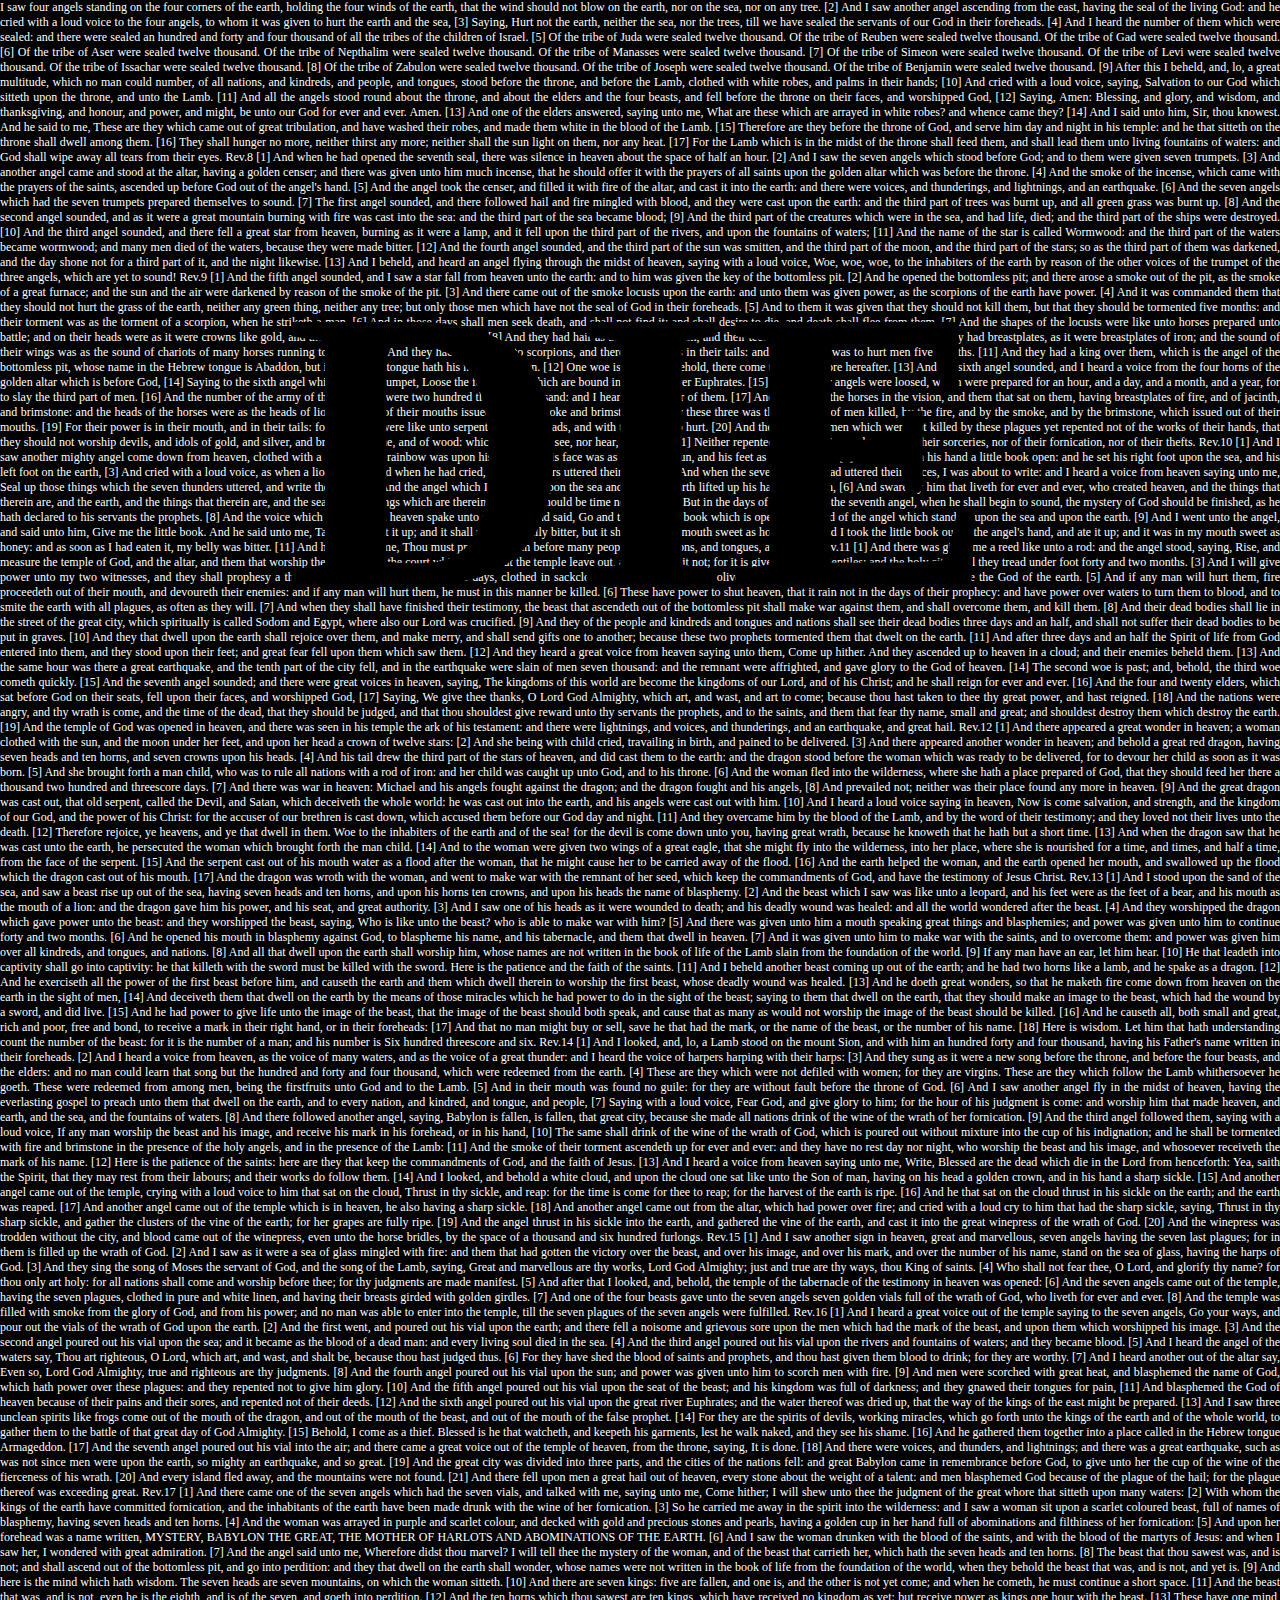
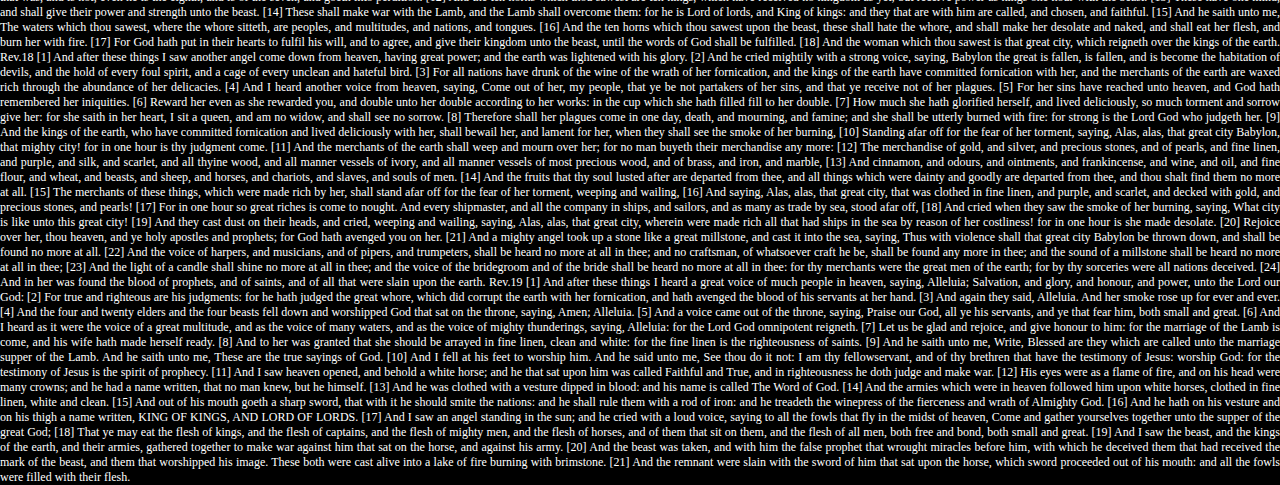
<file: public/html/writings.html>
<!DOCTYPE html>
<html lang="en">
<head>
    <meta charset="UTF-8">
    <meta http-equiv="X-UA-Compatible" content="IE=edge">
    <meta name="viewport" content="width=device-width, initial-scale=1.0">
    <title>Writings|Benedixtus</title>
    <link rel="stylesheet" href="../style/writings.css">
</head>
<body>
    <div id="felirat">
        DREAM
    </div>
   <div id="hatter">
    I saw four angels standing on the four corners of the earth, holding the four winds of the earth, that the wind should not blow on the earth, nor on the sea, nor on any tree.
[2] And I saw another angel ascending from the east, having the seal of the living God: and he cried with a loud voice to the four angels, to whom it was given to hurt the earth and the sea,
[3] Saying, Hurt not the earth, neither the sea, nor the trees, till we have sealed the servants of our God in their foreheads.
[4] And I heard the number of them which were sealed: and there were sealed an hundred and forty and four thousand of all the tribes of the children of Israel.
[5] Of the tribe of Juda were sealed twelve thousand. Of the tribe of Reuben were sealed twelve thousand. Of the tribe of Gad were sealed twelve thousand.
[6] Of the tribe of Aser were sealed twelve thousand. Of the tribe of Nepthalim were sealed twelve thousand. Of the tribe of Manasses were sealed twelve thousand.
[7] Of the tribe of Simeon were sealed twelve thousand. Of the tribe of Levi were sealed twelve thousand. Of the tribe of Issachar were sealed twelve thousand.
[8] Of the tribe of Zabulon were sealed twelve thousand. Of the tribe of Joseph were sealed twelve thousand. Of the tribe of Benjamin were sealed twelve thousand.
[9] After this I beheld, and, lo, a great multitude, which no man could number, of all nations, and kindreds, and people, and tongues, stood before the throne, and before the Lamb, clothed with white robes, and palms in their hands;
[10] And cried with a loud voice, saying, Salvation to our God which sitteth upon the throne, and unto the Lamb.
[11] And all the angels stood round about the throne, and about the elders and the four beasts, and fell before the throne on their faces, and worshipped God,
[12] Saying, Amen: Blessing, and glory, and wisdom, and thanksgiving, and honour, and power, and might, be unto our God for ever and ever. Amen.
[13] And one of the elders answered, saying unto me, What are these which are arrayed in white robes? and whence came they?
[14] And I said unto him, Sir, thou knowest. And he said to me, These are they which came out of great tribulation, and have washed their robes, and made them white in the blood of the Lamb.
[15] Therefore are they before the throne of God, and serve him day and night in his temple: and he that sitteth on the throne shall dwell among them.
[16] They shall hunger no more, neither thirst any more; neither shall the sun light on them, nor any heat.
[17] For the Lamb which is in the midst of the throne shall feed them, and shall lead them unto living fountains of waters: and God shall wipe away all tears from their eyes.
Rev.8
[1] And when he had opened the seventh seal, there was silence in heaven about the space of half an hour.
[2] And I saw the seven angels which stood before God; and to them were given seven trumpets.
[3] And another angel came and stood at the altar, having a golden censer; and there was given unto him much incense, that he should offer it with the prayers of all saints upon the golden altar which was before the throne.
[4] And the smoke of the incense, which came with the prayers of the saints, ascended up before God out of the angel's hand.
[5] And the angel took the censer, and filled it with fire of the altar, and cast it into the earth: and there were voices, and thunderings, and lightnings, and an earthquake.
[6] And the seven angels which had the seven trumpets prepared themselves to sound.
[7] The first angel sounded, and there followed hail and fire mingled with blood, and they were cast upon the earth: and the third part of trees was burnt up, and all green grass was burnt up.
[8] And the second angel sounded, and as it were a great mountain burning with fire was cast into the sea: and the third part of the sea became blood;
[9] And the third part of the creatures which were in the sea, and had life, died; and the third part of the ships were destroyed.
[10] And the third angel sounded, and there fell a great star from heaven, burning as it were a lamp, and it fell upon the third part of the rivers, and upon the fountains of waters;
[11] And the name of the star is called Wormwood: and the third part of the waters became wormwood; and many men died of the waters, because they were made bitter.
[12] And the fourth angel sounded, and the third part of the sun was smitten, and the third part of the moon, and the third part of the stars; so as the third part of them was darkened, and the day shone not for a third part of it, and the night likewise.
[13] And I beheld, and heard an angel flying through the midst of heaven, saying with a loud voice, Woe, woe, woe, to the inhabiters of the earth by reason of the other voices of the trumpet of the three angels, which are yet to sound!
Rev.9
[1] And the fifth angel sounded, and I saw a star fall from heaven unto the earth: and to him was given the key of the bottomless pit.
[2] And he opened the bottomless pit; and there arose a smoke out of the pit, as the smoke of a great furnace; and the sun and the air were darkened by reason of the smoke of the pit.
[3] And there came out of the smoke locusts upon the earth: and unto them was given power, as the scorpions of the earth have power.
[4] And it was commanded them that they should not hurt the grass of the earth, neither any green thing, neither any tree; but only those men which have not the seal of God in their foreheads.
[5] And to them it was given that they should not kill them, but that they should be tormented five months: and their torment was as the torment of a scorpion, when he striketh a man.
[6] And in those days shall men seek death, and shall not find it; and shall desire to die, and death shall flee from them.
[7] And the shapes of the locusts were like unto horses prepared unto battle; and on their heads were as it were crowns like gold, and their faces were as the faces of men.
[8] And they had hair as the hair of women, and their teeth were as the teeth of lions.
[9] And they had breastplates, as it were breastplates of iron; and the sound of their wings was as the sound of chariots of many horses running to battle.
[10] And they had tails like unto scorpions, and there were stings in their tails: and their power was to hurt men five months.
[11] And they had a king over them, which is the angel of the bottomless pit, whose name in the Hebrew tongue is Abaddon, but in the Greek tongue hath his name Apollyon.
[12] One woe is past; and, behold, there come two woes more hereafter.
[13] And the sixth angel sounded, and I heard a voice from the four horns of the golden altar which is before God,
[14] Saying to the sixth angel which had the trumpet, Loose the four angels which are bound in the great river Euphrates.
[15] And the four angels were loosed, which were prepared for an hour, and a day, and a month, and a year, for to slay the third part of men.
[16] And the number of the army of the horsemen were two hundred thousand thousand: and I heard the number of them.
[17] And thus I saw the horses in the vision, and them that sat on them, having breastplates of fire, and of jacinth, and brimstone: and the heads of the horses were as the heads of lions; and out of their mouths issued fire and smoke and brimstone.
[18] By these three was the third part of men killed, by the fire, and by the smoke, and by the brimstone, which issued out of their mouths.
[19] For their power is in their mouth, and in their tails: for their tails were like unto serpents, and had heads, and with them they do hurt.
[20] And the rest of the men which were not killed by these plagues yet repented not of the works of their hands, that they should not worship devils, and idols of gold, and silver, and brass, and stone, and of wood: which neither can see, nor hear, nor walk:
[21] Neither repented they of their murders, nor of their sorceries, nor of their fornication, nor of their thefts.
Rev.10
[1] And I saw another mighty angel come down from heaven, clothed with a cloud: and a rainbow was upon his head, and his face was as it were the sun, and his feet as pillars of fire:
[2] And he had in his hand a little book open: and he set his right foot upon the sea, and his left foot on the earth,
[3] And cried with a loud voice, as when a lion roareth: and when he had cried, seven thunders uttered their voices.
[4] And when the seven thunders had uttered their voices, I was about to write: and I heard a voice from heaven saying unto me, Seal up those things which the seven thunders uttered, and write them not.
[5] And the angel which I saw stand upon the sea and upon the earth lifted up his hand to heaven,
[6] And sware by him that liveth for ever and ever, who created heaven, and the things that therein are, and the earth, and the things that therein are, and the sea, and the things which are therein, that there should be time no longer:
[7] But in the days of the voice of the seventh angel, when he shall begin to sound, the mystery of God should be finished, as he hath declared to his servants the prophets.
[8] And the voice which I heard from heaven spake unto me again, and said, Go and take the little book which is open in the hand of the angel which standeth upon the sea and upon the earth.
[9] And I went unto the angel, and said unto him, Give me the little book. And he said unto me, Take it, and eat it up; and it shall make thy belly bitter, but it shall be in thy mouth sweet as honey.
[10] And I took the little book out of the angel's hand, and ate it up; and it was in my mouth sweet as honey: and as soon as I had eaten it, my belly was bitter.
[11] And he said unto me, Thou must prophesy again before many peoples, and nations, and tongues, and kings.
Rev.11
[1] And there was given me a reed like unto a rod: and the angel stood, saying, Rise, and measure the temple of God, and the altar, and them that worship therein.
[2] But the court which is without the temple leave out, and measure it not; for it is given unto the Gentiles: and the holy city shall they tread under foot forty and two months.
[3] And I will give power unto my two witnesses, and they shall prophesy a thousand two hundred and threescore days, clothed in sackcloth.
[4] These are the two olive trees, and the two candlesticks standing before the God of the earth.
[5] And if any man will hurt them, fire proceedeth out of their mouth, and devoureth their enemies: and if any man will hurt them, he must in this manner be killed.
[6] These have power to shut heaven, that it rain not in the days of their prophecy: and have power over waters to turn them to blood, and to smite the earth with all plagues, as often as they will.
[7] And when they shall have finished their testimony, the beast that ascendeth out of the bottomless pit shall make war against them, and shall overcome them, and kill them.
[8] And their dead bodies shall lie in the street of the great city, which spiritually is called Sodom and Egypt, where also our Lord was crucified.
[9] And they of the people and kindreds and tongues and nations shall see their dead bodies three days and an half, and shall not suffer their dead bodies to be put in graves.
[10] And they that dwell upon the earth shall rejoice over them, and make merry, and shall send gifts one to another; because these two prophets tormented them that dwelt on the earth.
[11] And after three days and an half the Spirit of life from God entered into them, and they stood upon their feet; and great fear fell upon them which saw them.
[12] And they heard a great voice from heaven saying unto them, Come up hither. And they ascended up to heaven in a cloud; and their enemies beheld them.
[13] And the same hour was there a great earthquake, and the tenth part of the city fell, and in the earthquake were slain of men seven thousand: and the remnant were affrighted, and gave glory to the God of heaven.
[14] The second woe is past; and, behold, the third woe cometh quickly.
[15] And the seventh angel sounded; and there were great voices in heaven, saying, The kingdoms of this world are become the kingdoms of our Lord, and of his Christ; and he shall reign for ever and ever.
[16] And the four and twenty elders, which sat before God on their seats, fell upon their faces, and worshipped God,
[17] Saying, We give thee thanks, O Lord God Almighty, which art, and wast, and art to come; because thou hast taken to thee thy great power, and hast reigned.
[18] And the nations were angry, and thy wrath is come, and the time of the dead, that they should be judged, and that thou shouldest give reward unto thy servants the prophets, and to the saints, and them that fear thy name, small and great; and shouldest destroy them which destroy the earth.
[19] And the temple of God was opened in heaven, and there was seen in his temple the ark of his testament: and there were lightnings, and voices, and thunderings, and an earthquake, and great hail.
Rev.12
[1] And there appeared a great wonder in heaven; a woman clothed with the sun, and the moon under her feet, and upon her head a crown of twelve stars:
[2] And she being with child cried, travailing in birth, and pained to be delivered.
[3] And there appeared another wonder in heaven; and behold a great red dragon, having seven heads and ten horns, and seven crowns upon his heads.
[4] And his tail drew the third part of the stars of heaven, and did cast them to the earth: and the dragon stood before the woman which was ready to be delivered, for to devour her child as soon as it was born.
[5] And she brought forth a man child, who was to rule all nations with a rod of iron: and her child was caught up unto God, and to his throne.
[6] And the woman fled into the wilderness, where she hath a place prepared of God, that they should feed her there a thousand two hundred and threescore days.
[7] And there was war in heaven: Michael and his angels fought against the dragon; and the dragon fought and his angels,
[8] And prevailed not; neither was their place found any more in heaven.
[9] And the great dragon was cast out, that old serpent, called the Devil, and Satan, which deceiveth the whole world: he was cast out into the earth, and his angels were cast out with him.
[10] And I heard a loud voice saying in heaven, Now is come salvation, and strength, and the kingdom of our God, and the power of his Christ: for the accuser of our brethren is cast down, which accused them before our God day and night.
[11] And they overcame him by the blood of the Lamb, and by the word of their testimony; and they loved not their lives unto the death.
[12] Therefore rejoice, ye heavens, and ye that dwell in them. Woe to the inhabiters of the earth and of the sea! for the devil is come down unto you, having great wrath, because he knoweth that he hath but a short time.
[13] And when the dragon saw that he was cast unto the earth, he persecuted the woman which brought forth the man child.
[14] And to the woman were given two wings of a great eagle, that she might fly into the wilderness, into her place, where she is nourished for a time, and times, and half a time, from the face of the serpent.
[15] And the serpent cast out of his mouth water as a flood after the woman, that he might cause her to be carried away of the flood.
[16] And the earth helped the woman, and the earth opened her mouth, and swallowed up the flood which the dragon cast out of his mouth.
[17] And the dragon was wroth with the woman, and went to make war with the remnant of her seed, which keep the commandments of God, and have the testimony of Jesus Christ.
Rev.13
[1] And I stood upon the sand of the sea, and saw a beast rise up out of the sea, having seven heads and ten horns, and upon his horns ten crowns, and upon his heads the name of blasphemy.
[2] And the beast which I saw was like unto a leopard, and his feet were as the feet of a bear, and his mouth as the mouth of a lion: and the dragon gave him his power, and his seat, and great authority.
[3] And I saw one of his heads as it were wounded to death; and his deadly wound was healed: and all the world wondered after the beast.
[4] And they worshipped the dragon which gave power unto the beast: and they worshipped the beast, saying, Who is like unto the beast? who is able to make war with him?
[5] And there was given unto him a mouth speaking great things and blasphemies; and power was given unto him to continue forty and two months.
[6] And he opened his mouth in blasphemy against God, to blaspheme his name, and his tabernacle, and them that dwell in heaven.
[7] And it was given unto him to make war with the saints, and to overcome them: and power was given him over all kindreds, and tongues, and nations.
[8] And all that dwell upon the earth shall worship him, whose names are not written in the book of life of the Lamb slain from the foundation of the world.
[9] If any man have an ear, let him hear.
[10] He that leadeth into captivity shall go into captivity: he that killeth with the sword must be killed with the sword. Here is the patience and the faith of the saints.
[11] And I beheld another beast coming up out of the earth; and he had two horns like a lamb, and he spake as a dragon.
[12] And he exerciseth all the power of the first beast before him, and causeth the earth and them which dwell therein to worship the first beast, whose deadly wound was healed.
[13] And he doeth great wonders, so that he maketh fire come down from heaven on the earth in the sight of men,
[14] And deceiveth them that dwell on the earth by the means of those miracles which he had power to do in the sight of the beast; saying to them that dwell on the earth, that they should make an image to the beast, which had the wound by a sword, and did live.
[15] And he had power to give life unto the image of the beast, that the image of the beast should both speak, and cause that as many as would not worship the image of the beast should be killed.
[16] And he causeth all, both small and great, rich and poor, free and bond, to receive a mark in their right hand, or in their foreheads:
[17] And that no man might buy or sell, save he that had the mark, or the name of the beast, or the number of his name.
[18] Here is wisdom. Let him that hath understanding count the number of the beast: for it is the number of a man; and his number is Six hundred threescore and six.
Rev.14
[1] And I looked, and, lo, a Lamb stood on the mount Sion, and with him an hundred forty and four thousand, having his Father's name written in their foreheads.
[2] And I heard a voice from heaven, as the voice of many waters, and as the voice of a great thunder: and I heard the voice of harpers harping with their harps:
[3] And they sung as it were a new song before the throne, and before the four beasts, and the elders: and no man could learn that song but the hundred and forty and four thousand, which were redeemed from the earth.
[4] These are they which were not defiled with women; for they are virgins. These are they which follow the Lamb whithersoever he goeth. These were redeemed from among men, being the firstfruits unto God and to the Lamb.
[5] And in their mouth was found no guile: for they are without fault before the throne of God.
[6] And I saw another angel fly in the midst of heaven, having the everlasting gospel to preach unto them that dwell on the earth, and to every nation, and kindred, and tongue, and people,
[7] Saying with a loud voice, Fear God, and give glory to him; for the hour of his judgment is come: and worship him that made heaven, and earth, and the sea, and the fountains of waters.
[8] And there followed another angel, saying, Babylon is fallen, is fallen, that great city, because she made all nations drink of the wine of the wrath of her fornication.
[9] And the third angel followed them, saying with a loud voice, If any man worship the beast and his image, and receive his mark in his forehead, or in his hand,
[10] The same shall drink of the wine of the wrath of God, which is poured out without mixture into the cup of his indignation; and he shall be tormented with fire and brimstone in the presence of the holy angels, and in the presence of the Lamb:
[11] And the smoke of their torment ascendeth up for ever and ever: and they have no rest day nor night, who worship the beast and his image, and whosoever receiveth the mark of his name.
[12] Here is the patience of the saints: here are they that keep the commandments of God, and the faith of Jesus.
[13] And I heard a voice from heaven saying unto me, Write, Blessed are the dead which die in the Lord from henceforth: Yea, saith the Spirit, that they may rest from their labours; and their works do follow them.
[14] And I looked, and behold a white cloud, and upon the cloud one sat like unto the Son of man, having on his head a golden crown, and in his hand a sharp sickle.
[15] And another angel came out of the temple, crying with a loud voice to him that sat on the cloud, Thrust in thy sickle, and reap: for the time is come for thee to reap; for the harvest of the earth is ripe.
[16] And he that sat on the cloud thrust in his sickle on the earth; and the earth was reaped.
[17] And another angel came out of the temple which is in heaven, he also having a sharp sickle.
[18] And another angel came out from the altar, which had power over fire; and cried with a loud cry to him that had the sharp sickle, saying, Thrust in thy sharp sickle, and gather the clusters of the vine of the earth; for her grapes are fully ripe.
[19] And the angel thrust in his sickle into the earth, and gathered the vine of the earth, and cast it into the great winepress of the wrath of God.
[20] And the winepress was trodden without the city, and blood came out of the winepress, even unto the horse bridles, by the space of a thousand and six hundred furlongs.
Rev.15
[1] And I saw another sign in heaven, great and marvellous, seven angels having the seven last plagues; for in them is filled up the wrath of God.
[2] And I saw as it were a sea of glass mingled with fire: and them that had gotten the victory over the beast, and over his image, and over his mark, and over the number of his name, stand on the sea of glass, having the harps of God.
[3] And they sing the song of Moses the servant of God, and the song of the Lamb, saying, Great and marvellous are thy works, Lord God Almighty; just and true are thy ways, thou King of saints.
[4] Who shall not fear thee, O Lord, and glorify thy name? for thou only art holy: for all nations shall come and worship before thee; for thy judgments are made manifest.
[5] And after that I looked, and, behold, the temple of the tabernacle of the testimony in heaven was opened:
[6] And the seven angels came out of the temple, having the seven plagues, clothed in pure and white linen, and having their breasts girded with golden girdles.
[7] And one of the four beasts gave unto the seven angels seven golden vials full of the wrath of God, who liveth for ever and ever.
[8] And the temple was filled with smoke from the glory of God, and from his power; and no man was able to enter into the temple, till the seven plagues of the seven angels were fulfilled.
Rev.16
[1] And I heard a great voice out of the temple saying to the seven angels, Go your ways, and pour out the vials of the wrath of God upon the earth.
[2] And the first went, and poured out his vial upon the earth; and there fell a noisome and grievous sore upon the men which had the mark of the beast, and upon them which worshipped his image.
[3] And the second angel poured out his vial upon the sea; and it became as the blood of a dead man: and every living soul died in the sea.
[4] And the third angel poured out his vial upon the rivers and fountains of waters; and they became blood.
[5] And I heard the angel of the waters say, Thou art righteous, O Lord, which art, and wast, and shalt be, because thou hast judged thus.
[6] For they have shed the blood of saints and prophets, and thou hast given them blood to drink; for they are worthy.
[7] And I heard another out of the altar say, Even so, Lord God Almighty, true and righteous are thy judgments.
[8] And the fourth angel poured out his vial upon the sun; and power was given unto him to scorch men with fire.
[9] And men were scorched with great heat, and blasphemed the name of God, which hath power over these plagues: and they repented not to give him glory.
[10] And the fifth angel poured out his vial upon the seat of the beast; and his kingdom was full of darkness; and they gnawed their tongues for pain,
[11] And blasphemed the God of heaven because of their pains and their sores, and repented not of their deeds.
[12] And the sixth angel poured out his vial upon the great river Euphrates; and the water thereof was dried up, that the way of the kings of the east might be prepared.
[13] And I saw three unclean spirits like frogs come out of the mouth of the dragon, and out of the mouth of the beast, and out of the mouth of the false prophet.
[14] For they are the spirits of devils, working miracles, which go forth unto the kings of the earth and of the whole world, to gather them to the battle of that great day of God Almighty.
[15] Behold, I come as a thief. Blessed is he that watcheth, and keepeth his garments, lest he walk naked, and they see his shame.
[16] And he gathered them together into a place called in the Hebrew tongue Armageddon.
[17] And the seventh angel poured out his vial into the air; and there came a great voice out of the temple of heaven, from the throne, saying, It is done.
[18] And there were voices, and thunders, and lightnings; and there was a great earthquake, such as was not since men were upon the earth, so mighty an earthquake, and so great.
[19] And the great city was divided into three parts, and the cities of the nations fell: and great Babylon came in remembrance before God, to give unto her the cup of the wine of the fierceness of his wrath.
[20] And every island fled away, and the mountains were not found.
[21] And there fell upon men a great hail out of heaven, every stone about the weight of a talent: and men blasphemed God because of the plague of the hail; for the plague thereof was exceeding great.
Rev.17
[1] And there came one of the seven angels which had the seven vials, and talked with me, saying unto me, Come hither; I will shew unto thee the judgment of the great whore that sitteth upon many waters:
[2] With whom the kings of the earth have committed fornication, and the inhabitants of the earth have been made drunk with the wine of her fornication.
[3] So he carried me away in the spirit into the wilderness: and I saw a woman sit upon a scarlet coloured beast, full of names of blasphemy, having seven heads and ten horns.
[4] And the woman was arrayed in purple and scarlet colour, and decked with gold and precious stones and pearls, having a golden cup in her hand full of abominations and filthiness of her fornication:
[5] And upon her forehead was a name written, MYSTERY, BABYLON THE GREAT, THE MOTHER OF HARLOTS AND ABOMINATIONS OF THE EARTH.
[6] And I saw the woman drunken with the blood of the saints, and with the blood of the martyrs of Jesus: and when I saw her, I wondered with great admiration.
[7] And the angel said unto me, Wherefore didst thou marvel? I will tell thee the mystery of the woman, and of the beast that carrieth her, which hath the seven heads and ten horns.
[8] The beast that thou sawest was, and is not; and shall ascend out of the bottomless pit, and go into perdition: and they that dwell on the earth shall wonder, whose names were not written in the book of life from the foundation of the world, when they behold the beast that was, and is not, and yet is.
[9] And here is the mind which hath wisdom. The seven heads are seven mountains, on which the woman sitteth.
[10] And there are seven kings: five are fallen, and one is, and the other is not yet come; and when he cometh, he must continue a short space.
[11] And the beast that was, and is not, even he is the eighth, and is of the seven, and goeth into perdition.
[12] And the ten horns which thou sawest are ten kings, which have received no kingdom as yet; but receive power as kings one hour with the beast.
[13] These have one mind, and shall give their power and strength unto the beast.
[14] These shall make war with the Lamb, and the Lamb shall overcome them: for he is Lord of lords, and King of kings: and they that are with him are called, and chosen, and faithful.
[15] And he saith unto me, The waters which thou sawest, where the whore sitteth, are peoples, and multitudes, and nations, and tongues.
[16] And the ten horns which thou sawest upon the beast, these shall hate the whore, and shall make her desolate and naked, and shall eat her flesh, and burn her with fire.
[17] For God hath put in their hearts to fulfil his will, and to agree, and give their kingdom unto the beast, until the words of God shall be fulfilled.
[18] And the woman which thou sawest is that great city, which reigneth over the kings of the earth.
Rev.18
[1] And after these things I saw another angel come down from heaven, having great power; and the earth was lightened with his glory.
[2] And he cried mightily with a strong voice, saying, Babylon the great is fallen, is fallen, and is become the habitation of devils, and the hold of every foul spirit, and a cage of every unclean and hateful bird.
[3] For all nations have drunk of the wine of the wrath of her fornication, and the kings of the earth have committed fornication with her, and the merchants of the earth are waxed rich through the abundance of her delicacies.
[4] And I heard another voice from heaven, saying, Come out of her, my people, that ye be not partakers of her sins, and that ye receive not of her plagues.
[5] For her sins have reached unto heaven, and God hath remembered her iniquities.
[6] Reward her even as she rewarded you, and double unto her double according to her works: in the cup which she hath filled fill to her double.
[7] How much she hath glorified herself, and lived deliciously, so much torment and sorrow give her: for she saith in her heart, I sit a queen, and am no widow, and shall see no sorrow.
[8] Therefore shall her plagues come in one day, death, and mourning, and famine; and she shall be utterly burned with fire: for strong is the Lord God who judgeth her.
[9] And the kings of the earth, who have committed fornication and lived deliciously with her, shall bewail her, and lament for her, when they shall see the smoke of her burning,
[10] Standing afar off for the fear of her torment, saying, Alas, alas, that great city Babylon, that mighty city! for in one hour is thy judgment come.
[11] And the merchants of the earth shall weep and mourn over her; for no man buyeth their merchandise any more:
[12] The merchandise of gold, and silver, and precious stones, and of pearls, and fine linen, and purple, and silk, and scarlet, and all thyine wood, and all manner vessels of ivory, and all manner vessels of most precious wood, and of brass, and iron, and marble,
[13] And cinnamon, and odours, and ointments, and frankincense, and wine, and oil, and fine flour, and wheat, and beasts, and sheep, and horses, and chariots, and slaves, and souls of men.
[14] And the fruits that thy soul lusted after are departed from thee, and all things which were dainty and goodly are departed from thee, and thou shalt find them no more at all.
[15] The merchants of these things, which were made rich by her, shall stand afar off for the fear of her torment, weeping and wailing,
[16] And saying, Alas, alas, that great city, that was clothed in fine linen, and purple, and scarlet, and decked with gold, and precious stones, and pearls!
[17] For in one hour so great riches is come to nought. And every shipmaster, and all the company in ships, and sailors, and as many as trade by sea, stood afar off,
[18] And cried when they saw the smoke of her burning, saying, What city is like unto this great city!
[19] And they cast dust on their heads, and cried, weeping and wailing, saying, Alas, alas, that great city, wherein were made rich all that had ships in the sea by reason of her costliness! for in one hour is she made desolate.
[20] Rejoice over her, thou heaven, and ye holy apostles and prophets; for God hath avenged you on her.
[21] And a mighty angel took up a stone like a great millstone, and cast it into the sea, saying, Thus with violence shall that great city Babylon be thrown down, and shall be found no more at all.
[22] And the voice of harpers, and musicians, and of pipers, and trumpeters, shall be heard no more at all in thee; and no craftsman, of whatsoever craft he be, shall be found any more in thee; and the sound of a millstone shall be heard no more at all in thee;
[23] And the light of a candle shall shine no more at all in thee; and the voice of the bridegroom and of the bride shall be heard no more at all in thee: for thy merchants were the great men of the earth; for by thy sorceries were all nations deceived.
[24] And in her was found the blood of prophets, and of saints, and of all that were slain upon the earth.
Rev.19
[1] And after these things I heard a great voice of much people in heaven, saying, Alleluia; Salvation, and glory, and honour, and power, unto the Lord our God:
[2] For true and righteous are his judgments: for he hath judged the great whore, which did corrupt the earth with her fornication, and hath avenged the blood of his servants at her hand.
[3] And again they said, Alleluia. And her smoke rose up for ever and ever.
[4] And the four and twenty elders and the four beasts fell down and worshipped God that sat on the throne, saying, Amen; Alleluia.
[5] And a voice came out of the throne, saying, Praise our God, all ye his servants, and ye that fear him, both small and great.
[6] And I heard as it were the voice of a great multitude, and as the voice of many waters, and as the voice of mighty thunderings, saying, Alleluia: for the Lord God omnipotent reigneth.
[7] Let us be glad and rejoice, and give honour to him: for the marriage of the Lamb is come, and his wife hath made herself ready.
[8] And to her was granted that she should be arrayed in fine linen, clean and white: for the fine linen is the righteousness of saints.
[9] And he saith unto me, Write, Blessed are they which are called unto the marriage supper of the Lamb. And he saith unto me, These are the true sayings of God.
[10] And I fell at his feet to worship him. And he said unto me, See thou do it not: I am thy fellowservant, and of thy brethren that have the testimony of Jesus: worship God: for the testimony of Jesus is the spirit of prophecy.
[11] And I saw heaven opened, and behold a white horse; and he that sat upon him was called Faithful and True, and in righteousness he doth judge and make war.
[12] His eyes were as a flame of fire, and on his head were many crowns; and he had a name written, that no man knew, but he himself.
[13] And he was clothed with a vesture dipped in blood: and his name is called The Word of God.
[14] And the armies which were in heaven followed him upon white horses, clothed in fine linen, white and clean.
[15] And out of his mouth goeth a sharp sword, that with it he should smite the nations: and he shall rule them with a rod of iron: and he treadeth the winepress of the fierceness and wrath of Almighty God.
[16] And he hath on his vesture and on his thigh a name written, KING OF KINGS, AND LORD OF LORDS.
[17] And I saw an angel standing in the sun; and he cried with a loud voice, saying to all the fowls that fly in the midst of heaven, Come and gather yourselves together unto the supper of the great God;
[18] That ye may eat the flesh of kings, and the flesh of captains, and the flesh of mighty men, and the flesh of horses, and of them that sit on them, and the flesh of all men, both free and bond, both small and great.
[19] And I saw the beast, and the kings of the earth, and their armies, gathered together to make war against him that sat on the horse, and against his army.
[20] And the beast was taken, and with him the false prophet that wrought miracles before him, with which he deceived them that had received the mark of the beast, and them that worshipped his image. These both were cast alive into a lake of fire burning with brimstone.
[21] And the remnant were slain with the sword of him that sat upon the horse, which sword proceeded out of his mouth: and all the fowls were filled with their flesh.

   </div>

   <script>
            var szamlalo=Math.floor(Math.random() * (1- 0 + 1) ) + 0;
            var count = 0;
            for(var i =0; i< 10;i++){
                setTimeout(() => {
                    valt();
                }, i * 1200);
            }

            function valt() {
                        if(szamlalo%2==0){
                            document.getElementById("felirat").innerHTML = "DREAM";
                        }else {
                            document.getElementById("felirat").innerHTML = "DIE";}
                        szamlalo++;
                        count++;
                        if(count==10){document.getElementById("felirat").style.color = "red";} 
            }
   </script>
</body>
</html>
</file>
<file: public/style/main.css>
body {
    height: 96%;
    margin:0;
    background-color: black;
    cursor: url(cursor.cur);
    overflow-x: hidden;
}
.content-wrapper {
    margin-top: 2.5vh;
    margin-left: 2.5vh;
    margin-right: 2.5vh;
}

.content-card {
    height: 92vh;
    margin-bottom: 2%;
    background-color: black;
    
}

#header {
    height: 2.5vh; 
    position: fixed; 
    top:0%;
    width:100%; 
    background-color: black; 
    z-index: 1;
}

#footer {
    height: 2.5vh;
    position: fixed; 
    bottom:0%;
    width:100%; 
    background-color: black; 
    z-index: 1;
}
h1, h2 {
    cursor: default;
}

a[href], a[onclick], input[type='submit'], input[type='image'], label[for], select, button, .pointer {
    cursor: url(cursor.cur), auto;
}

#mobile-nav {
    display: none;
}

#mobile-nav-opened {
    display: none;
}

/*  MOBILE */ 

@media only screen and (max-width: 600px) {
    html {
        width: 100vw;
    }
    body {
        width: 100vw;
    }
    .content-card {
        height: 90vh;
        margin-bottom: 10px;
        background-color: black;   
    }
    .content-card.homepage {
        height: 98vh;
    }
.content-wrapper {
    margin-top: 0vh;
    margin-left: 0vh;
    margin-right: 0vh;
}
    #header {
        display: none;
    }
    
    #mheader {
        height: 10px;
        width: 100vw;
        position: fixed;
        top: 0;
        left: 0;
        background-color: black;
    }
    #footer {
        height: 10px;
        position: fixed;
    }
    #mobile-nav {
        display: inline;
        position: fixed;
        top: 35px;
        right: 35px;
        z-index: 1;
        
        animation-name: besurran;
        animation-duration: 2s;
    }
    #mobile-nav-button {
        height: 30px;
        width: 30px;
    }
    svg {
        filter: drop-shadow(0px 0px 5px rgb(255 255 255 / 0.4));
      }
    #mobile-nav-opened {
        background-color: black;
        position: absolute;
        width: 80vw;
        height: 70vh;
        top: -20%;
        right: -30%;
        padding: 0;
        box-sizing: border-box;
        z-index: 1;
        padding: 20vh 10vw;
        transition: 1s;

        animation-name: sirrisurran;
        animation-duration: 1.2s;
    }
    #mobile-nav-item:first-child {
        font-weight:bolder;
        font-size: 300%; 
        border-bottom: 2px solid white;
    }
    #mobile-nav-item {
        font-size: 200%;
        margin-bottom: 12%;
        text-align: center;
        color: white;
               
    }
    #mobile-nav-back {
        color: white;
        position: absolute;
        top: 50px;
        right: 40px;
        border: solid white;
        border-width: 0 3px 3px 0;
        height: 20px;
        width: 20px;
        display: inline-block;
        padding: 3px;
        transform: rotate(-45deg);
        -webkit-transform: rotate(-45deg);
    }
    #mobile-nav-back p {
        font-size: 120%;
        position: absolute;
        transform: translateX(-70%) translateY(-190%) rotate(45deg);
    }
    
    /* Standard syntax */
    @keyframes besurran {
        0% {top: -200px;}
        70% {top: -200px;}
        100% {top: 0s;}
    }
    
    /* Standard syntax */
    @keyframes sirrisurran {
        0% {right: -100vw;}
        70% {right: -100px;}
        100% {right: -25px;}
    }
}
</file>
<file: public/style/homepage.css>
.homepage {
    height: 95vh;
    background-image: url(../photos/background/home.jpg); 
    background-position: center;
    background-size: cover;
}

.ablak {
  height: 100%;
  width: 100%;
  background-color: black;
  opacity: 0;
  
  -webkit-background-size: cover;
  -moz-background-size: cover;
  -o-background-size: cover;
  background-size: cover;

  -webkit-animation: hatter 3s ; /* Chrome, Safari, Opera */
  animation: hatter 3s ;
}
#logo {
  padding-top: 10%;
  text-align: center;
}
h1 {
  font-family: 'EB Garamond', serif;
  color: white;
  transform: translateY(-75vh);
  font-size: 15vh;
  text-align: center;
  opacity: 1;

  -webkit-background-size: cover;
  -moz-background-size: cover;
  -o-background-size: cover;
  background-size: cover;

  -webkit-animation: elotunes 1s ; /* Chrome, Safari, Opera */
  animation: elotunes 1s ;
}
h2 {
  font-family: 'EB Garamond', serif;
  color: white;
  transform: translateY(-88vh);
  font-size: 2.9vh;
  letter-spacing: 0.7vh;
  text-align: center;
  opacity: 1;

  -webkit-background-size: cover;
  -moz-background-size: cover;
  -o-background-size: cover;
  background-size: cover;

  -webkit-animation: hover_down 1.8s ; /* Chrome, Safari, Opera */
  animation: hover_down 1.8s ;
}

/* Chrome, Safari, Opera */
@-webkit-keyframes hatter {
  0% {opacity: 1;}
  50% {opacity: 1;}
  100% {opacity: 0;}

}

/* Standard syntax */
@keyframes hatter {
  0% {opacity: 1;}
  50% {opacity: 1;}
  100% {opacity: 0;}
}

/* Chrome, Safari, Opera */
@-webkit-keyframes elotunes {
  0% {opacity: 0; transform: translateY(-100vh);}
  100% {opacity: 1; transform: translateY(-75vh);}

}

/* Standard syntax */
@keyframes elotunes {
  0% {opacity: 0; transform: translateY(-100vh);}
  100% {opacity: 1; transform: translateY(-75vh);}
}

/* Chrome, Safari, Opera */
@-webkit-keyframes hover_down {
  0% {opacity: 0;}
  30% {opacity: 0; transform: translateY(-60vh);} 
  100% {opacity: 1;transform: translateY(-88vh)}

}

/* Standard syntax */
@keyframes hover_down {
  0% {opacity: 0;}
  30% {opacity: 0; transform: translateY(-60vh);} 
  100% {opacity: 1;transform: translateY(-88vh)}
}


#navbar {
    background-color: black;
    position: fixed;
    top: -6%;
    width: 100%;
    height: 6%;
    transition: top 0.3s;
    z-index: 1;
}
#link-holder {
    width: 90%;
    height: 100%;
    margin: 0 auto;
    background-color: black;
}
table {
    width: 100%;
    height: 100%;
}
td {
  width: 10%;
  text-align: center;
}
#navhely {
    width: 60%;
}
td a {
    color: white;
    text-decoration: none;
    font-size: 3vh;
    vertical-align: middle;
    font-family: 'EB Garamond', serif;
}
#arrow-holder {
  z-index: 5;
  height: 4vh;
  width: 4vh;
  position: absolute;
  bottom: 10%;
  left: 50%;
  transform:scale(140%,80%);
  animation-name: arrowdown;
  animation-duration: 6s;
  transition: 0.5s;
}
#arrowdown {
  transform: rotate(45deg);
  height: 100%;
  width: 100%;
  border-bottom: 4px solid white;
  border-right: 4px solid white;
}

#arrow-holder:hover {
  transform: scale(160%, 200%) translateY(5%);
  opacity: 0.8;
}

/* Chrome, Safari, Opera */
@-webkit-keyframes arrowdown {
  0% {opacity: 0; transform:scale(140%,80%) translateY(-15vh);}
  50% {opacity: 0; transform:scale(140%,80%) translateY(-15vh);}
  80% {transform:scale(140%,80%) translateY( 0vh);}
  100% {opacity: 1;transform:scale(140%,80%) translateY( 0vh);}

}

/* Standard syntax */
@keyframes arrowdown {
  0% {opacity: 0; transform:scale(140%,80%) translateY(-15vh);}
  50% {opacity: 0; transform:scale(140%,80%) translateY(-15vh);}
  80% {transform:scale(140%,80%) translateY( 0vh);}
  100% {opacity: 1;transform:scale(140%,80%) translateY( 0vh);}
}
.note {

}

#note-1 {
  position: absolute;
  top: 125%;
  right: -10%;
  height: 60%;
  width: 15%;
  transform: rotate(5deg);
  background-color: gray;
  box-shadow: 5px 5px black;
  transition: 1s;
}

#note-1:hover {
  right: 0%;
  transform: rotate(-3deg) translateX(-18%); 
}
#note-1-title {
    position: absolute;
    top: 122%;
    left: 5%;
}

#note-1-title h1 {
  font-size: 300%;
}

/*  MOBILE */ 

@media only screen and (max-width: 600px) {
  body {
    width: 100vw;
    box-sizing: border-box;
    padding: 10px;
  
  }
  .homepage {
    height: 100vh;
  }
  h1 {
    transform: translateY(-60vh);
    font-size: 6vh;
    z-index: 0;
    }
    @-webkit-keyframes elotunes {
      0% {opacity: 0; transform: translateY(-100vh);}
      100% {opacity: 1; transform: translateY(-60vh);}
    
    }
    
    /* Standard syntax */
    @keyframes elotunes {
      0% {opacity: 0; transform: translateY(-100vh);}
      100% {opacity: 1; transform: translateY(-60vh);}
    }
  h2 {
  transform: translateY(-65vh);
  font-size: 1.75vh;
  letter-spacing: 0vh;
  }
  /* Chrome, Safari, Opera */
@-webkit-keyframes hover_down {
  0% {opacity: 0;}
  30% {opacity: 0; transform: translateY(-60vh);} 
  100% {opacity: 1;transform: translateY(-65vh)}

}

/* Standard syntax */
@keyframes hover_down {
  0% {opacity: 0;}
  30% {opacity: 0; transform: translateY(-60vh);} 
  100% {opacity: 1;transform: translateY(-65vh)}
}
#navbar {
  display: none;
}
#arrowdown {
  display: none;
}

.ablak {
  visibility: hidden;

}
/* Chrome, Safari, Opera */
@-webkit-keyframes hatter {
  0% {opacity: 1;}
  50% {opacity: 1;}
  100% {opacity: 0;}

}

/* Standard syntax */
@keyframes hatter {
  0% {opacity: 1;}
  50% {opacity: 1;}
  100% {opacity: 0;visibility: visible;}
}
}
</file>
<file: public/style/photography.css>
.photography {

    background-image: url(../photos/background/photography.jpg);
    background-position: center;
    background-size: cover;
}
.photography .button-holder {
    text-align: center;
    vertical-align: bottom;
    height: 8%;
}
#photojump {
    height: 1px;
    width: 100%;
    transform: translateY(-6vh);

}
#portfolio-holder {
    height: 100%;
    width: 100%;
    display: none;
    visibility: hidden;
    transition: 1s;

    background: rgba(105, 105, 105, .7);    /*  70% opaque green */ 

    -webkit-background-size: cover;
    -moz-background-size: cover;
    -o-background-size: cover;
    background-size: cover;

    -webkit-animation: legordul 1s ; /* Chrome, Safari, Opera */
    animation: legordul 1s ;
}

.photography table {
    text-align: center;
    height: 95%;
    
}
.portfoliocard {
    width: 20vw;
    height: 70%;
    transition: 1s;
    border: 5px solid gray;
    border-radius: 1%;
    filter: grayscale(1);

}
.portfoliocard:hover {
    width: 50vw;
    filter: grayscale(0);
}
.photography h3 {
    height: 90%;
    width: 100%;
    color: white;
    font-size: 6vh;
    text-align: center;

    opacity: 0;
    transition: 1s;
}
.photography h3:hover {
    opacity: 1;
}
.portgomb {
    height: 90%;
    padding-top: 70vh;
}
.portfoliogomb {
    text-align: center;
    
}
.portfoliogomb button {
    font-family: 'EB Garamond', serif;
    text-decoration: none;
    border-radius: 0;
    color: white;
    border: 4px solid white;
    background-color: rgba(0,0,0,0.6);
    height: 100%;
    width: 25vh;
    font-size: 4vh;
    text-align: center;
}

.portfoliovissza {
    width: 10%;
    margin: 0 auto;
    transform: translateY(-50%);
}
.portfoliovissza i {
    width: 2vw;
    height: 2vw;
    border: solid #303030 ;
    border-width: 0 4px 4px 0;
    display: inline-block;
    padding: 3px;
    transform: rotate(-135deg) translateY(-16px) translateX(-16px);
    -webkit-transform: rotate(-135deg) translateY(-16px) translateX(-16px);
    
    
}


@-webkit-keyframes legordul {
    0% {height: 0px}
    100% {height: 100%}
  
  }
  
  @keyframes legordul {
    0% {height: 0px}
    100% {height: 100%}
  }


.season {
    background-image: url(../photos/seasons.jpg);
    background-position: center;
    background-size: cover;
}
.portfolio {
    background-image: url(../photos/portfolio.jpg);
    background-position: center;
    background-size: cover;
}
.dump {
    background-image: url(../photos/dump.jpg);
    background-position: center;
    background-size: cover;
}

#arrow-holder-up {
    height: 4vh;
    width: 4vh;
    position: absolute;
    bottom: 10%;
    left: 50%;
    transform:scale(160%,80%);
    transition: 0.5s;
  }
  #arrowup {
    transform: rotate(-135deg);
    height: 100%;
    width: 100%;
    border-bottom: 4px solid lightgray;
    border-right: 4px solid lightgray;
  }
  
  #arrow-holder-up:hover {
    transform: scale(80%, 200%) translateY(5%);
    opacity: 0.8;
  }


@media only screen and (max-width: 600px) {

}
</file>
<file: public/style/projects.css>
.projects {
    background-image: url(../photos/background/projects.jpg);
    background-position: center;
    background-size: cover;
    background-blend-mode:difference;
}
.projects2 {
    background-image: url(../photos/background/projects2.png);
    background-position: center;
    background-size: cover;
}
.projects {
    position: relative;
}
#projectjump {
    position: absolute;
    top: -6%;
}
.projects2 {
    position: relative;
}
#project2jump {
    position: absolute;
    top: -6%;
}

#projectstext {
    z-index: 1;
    height: 8vh;
    width: 8vh;
    position: absolute;
    top: 50%;
    left: 50%;
    transform: scale(100%) translateX(-50%) translateY(-50%);
    font-size: 150%;
    color: white;
    border: 6px solid white;
    padding: 2%;
    border-radius: 50%;
    animation-name: pulzalas;
    animation-duration: 2s;
    animation-iteration-count: infinite;
    transition: 0.2s;
    cursor: url(cursor.cur), auto;
    background-color: rgba(0,0,0,0.2);
}
#projectstext h3 {
    margin: 0;
    padding: 0;
    position: absolute;
    top: 50%;
    left: 50%;
    transform: translateX(-50%) translateY(-50%);
    font-size: 125%;
    transition: 0.2s;
}

/* Chrome, Safari, Opera */
@-webkit-keyframes pulzalas {
    0% {transform: scale(100%);}
    50% {transform: scale(120%);}
    100% {transform: scale(100%);}
  }
  
  /* Standard syntax */
  @keyframes pulzalas {
    0% {box-shadow: 0 0 -10px -10px white; color: white;}
    25% {box-shadow: 0 0 -10px -10px white; color: rgb(223, 223, 223);}
    50% {box-shadow: 0 0 100px -10px white; color:rgb(223, 223, 223);}
    75% {box-shadow: 0 0 -10px -10px white; color: white;}
    100% {box-shadow: 0 0 -10px  -10px white; color: white;}
}

#projectstext:hover {
    width: 10vh;
    height: 10vh;
    background-color: rgba(0, 0, 0, 0.5);
    animation: none;
}
#projectstext:hover h3 {
    transform: rotate(10deg) translateX(-50%) translateY(-30%);
    font-size: 150%;
}

#projectbubbleholder {
    z-index: 0;
    background-color: rgba(0, 0, 0, 0);
    height: 100%;
    width: 100%;
    transition: 1s;
}

.bubble {
    width: 6vh;
    height: 6vh;
    position: absolute;
    top: 50%;
    left: 50%;
    transform: translateX(-50%) translateY(-50%);
    font-size: 150%;
    color: white;
    border: 6px solid white;
    border-radius: 50%;
    padding: 2%;
    opacity: 0;
    transition: 0s;
    transition-delay: 0.8s;
    cursor: url(cursor.cur), auto;
}
.bubble h4 {
    transition: 0.5s;
    opacity: 1;
 }
.bubble:hover {
    width: 8vh;
    height: 8vh;
    background-color: rgba(0, 0, 0, 0.5);
}

.bleft:hover img {
    transform: translateX(-50%) translateY(-50%) rotate(-20deg);
}

.bubble img {
    height:75%;
    position: absolute;
    top: 50%;
    left: 50%;
    transform: translateX(-50%) translateY(-50%);
    transition: 0.5s;
}
.bright:hover img {
    transform: translateX(-50%) translateY(-50%) rotate(20deg);
}
#litbubble  img{
    height: 60%;
}

.szoveg {
    position: absolute;
    top: 50%;
    left: 50%;
    opacity: 0;
    transform: translateY(-50%);
    transition: 0.5s;
}
.bal {
    left: 0;
}
.bright:hover .szoveg {
    left: 120%;
    opacity: 1;
}
.bleft:hover .szoveg {
    left: -50%;
    transform: translateX(-80%) translateY(-50%);
    opacity: 1;
}
</file>
<file: public/style/about.css>
.about {
    background-image: url(../photos/background/about.jpg);
    background-position: center;
    background-size: cover;

    text-align: center;

}
#me {
    width: 40vh;
    border-radius: 100%;
    margin: 10vh;
    margin-bottom: 2vh;
}
#cv {
    width: 50%;
    background-color:  rgba(0,0,0,0);
    margin: 0 auto;
    height: 5%;
    font-size: 150%;
    transition: 0.6s;
    position: relative;
}
#cv-button {
    height: 100%;
    background-color: rgba(200,200,200,0.8);
    display: inline;
    padding:  2% 10%;
}
#interesting {
    display: inline;
    padding:  2% 6%;
    background-color: rgba(200,200,200,0.8);
    transition: 1.2s;
    opacity: 0;
}
#boring {
    display: inline;
    padding:  2% 6%;
    background-color: rgba(200,200,200,0.8);
    transition: 1.2s;
    opacity: 0;
}
#szoveg {
    color: pink;
    font-size: 150%;;
}
#aboutme {
    height: 100%;
    background-color: rgba(200,200,200,0.8);
    display: inline;
    padding:  2% 10%;
    
}

/*  MOBILE */ 

@media only screen and (max-width: 600px) {
    #me {
        width: 20vw;
    }
}
</file>
<file: public/style/betas.css>
.note {
    display: none;
}
</file>
<file: public/style/blog.css>
body {
    background-color: #0f0f0f;
    width: 80vw;
    margin: 0 auto;
    margin-top: 2vh;
    color: #e6e6e6;
    font-family: 'EB Garamond', serif;
}
#header {
    width: 100%;
    display: flex;
    background-color: rgba(50, 50, 50, 0.8);
    border: 2px solid gray;
    height: 22vh;
}
#header div {
    width: 32.5%;
    display:inline-flexbox;
    height: 100%;
    min-height: 15vh;
    position: relative;
}
g path {
    fill: rgba(50, 50, 50, 0.2);
    transition: 1s;
}
#header div:nth-child(2) {
    background-repeat: no-repeat;
    width: 35%;
}
#quote {
    width: 80%;
    font-size: 120%;
    text-align: center;
    margin: 0 10%;
    position: absolute ;
    top: 50%;
    transform: translateY(-65%);
}
#author {
    
    text-align: right;
    margin-bottom: 1%;
    margin-right: 10%;
    position:absolute;
    bottom: 12%;
    right: 1%;

}
#header div:nth-child(1) p:nth-child(3) {
    margin: 0;
    text-align: right;
    font-size: 80%;
    position:absolute;
    bottom: 4%;
    right: 0;
    margin-right: 10%;
}
nav {
    width: 100%;
    margin-top: 0.5vh;
    height: 5vh;
    display: flex;
    background-color: rgba(50, 50, 50, 0.8);
    border: 2px solid gray;
    
}
nav li {
    display: inline-flex;
    height: 100%;
    width: 20%;
    margin: 0;
}
</file>
<file: public/style/writings.css>
body {
    overflow: hidden;
    background-color: black;
}
#hatter {
    width: 100%;
    height: 100%;
    position: absolute;
    top: 0;
    left: 0;
    background-color: black;
    color: white;
    font-size: 75%;
    font-family: Garamond;
    animation-name: haha;
    animation-duration: 6s;
    text-align: justify;
    margin: 0;
    padding: 0;
    z-index: 0;
    opacity: 1;
}
@keyframes haha {
    0% {opacity: 0; font-size: 1300%; width: 10%; height: 20%; top: 40%; left: 45%;}
    50% {opacity: 1;}
    100% {font-size: 75%;  width: 100%; height:100%; top: 0%; left: 0%;}
  }

 #felirat {
    position: absolute;
    top: 50%;
    left: 50%;
    transform: translateX(-50%) translateY(-50%);
    font-size: 2500%;
    color: black;
    font-weight: 700;
    z-index: 1;
  }

@media only screen and (max-width: 600px) {
    body {
    }
    #hatter {
        font-size: 25%;
    }
    @keyframes haha {
        0% {font-size: 1300%; width: 10%; height: 20%; top: 40%; left: 20%;}
        100% {font-size: 25%;  width: 100%; height:100%; top: 0%; left: 0%;}
    }
    #felirat {
        font-size: 600%;
    }
}
</file>
